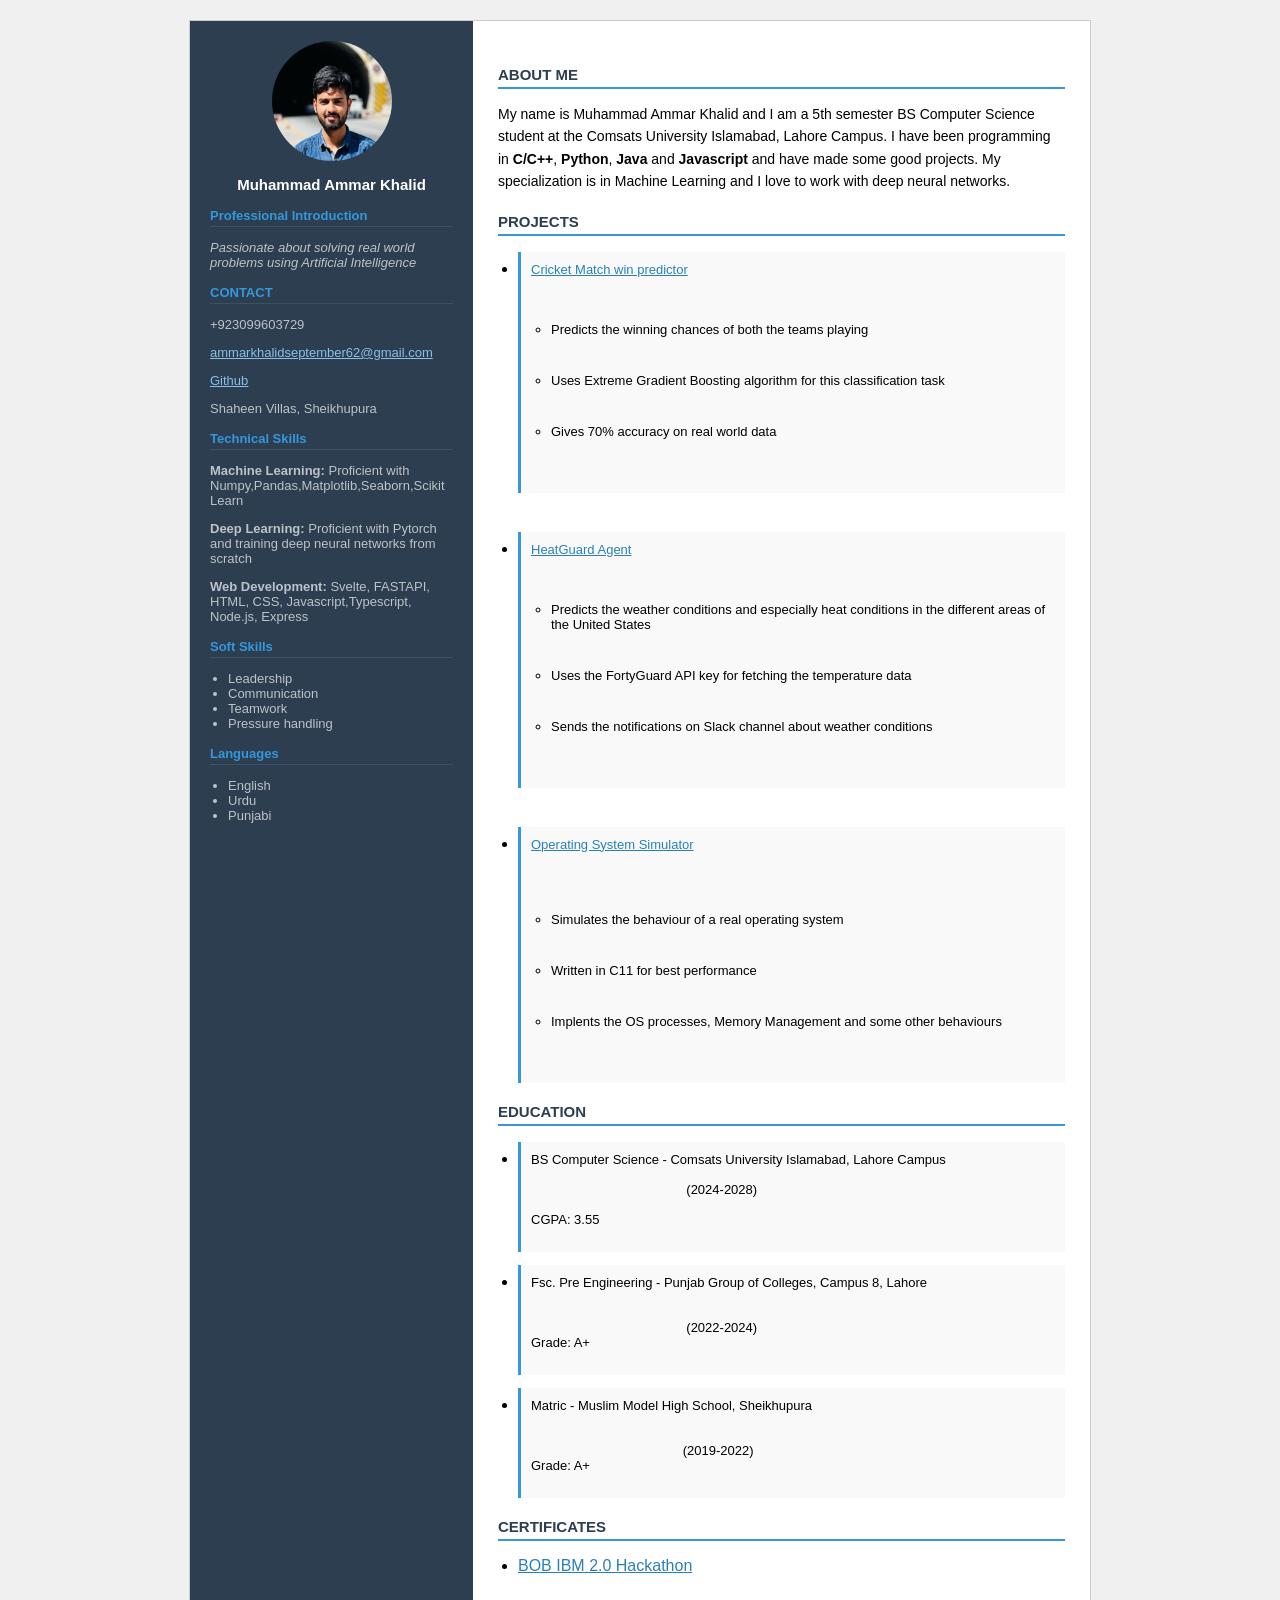
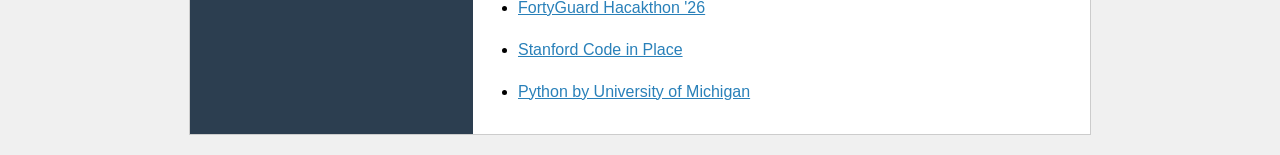
<file: assignment-1/index.html>
<!DOCTYPE html>
<html lang="en">
<head>
    <meta charset="UTF-8">
    <meta name="viewport" content="width=device-width, initial-scale=1.0">
    <title>Ammar Khalid's Curriculum Vitae</title>
    <link rel="stylesheet" href="styles.css">
</head>
<body>
    <div class="cv">

    <aside class="contactandintro"> 
        <img src="./ammar.png" alt="Ammar Khalid" width="200" height="200">
        <h2>Muhammad Ammar Khalid</h2> 
        <h3>Professional Introduction</h3>
        <p><em>Passionate about solving real world problems using Artificial Intelligence </em></p>

    <h3>CONTACT</h3>
    <p> +923099603729</p>
    <p><a href="mailto:ammarkhalidseptember62@gmail.com" target="_blank"> ammarkhalidseptember62@gmail.com</a></p>
    <p><a href="https://www.github.com/AMMARKHALID2004" target="_blank">Github</a></p>
    <p>Shaheen Villas, Sheikhupura</p>
    
    <h3> Technical Skills</h3>
    <p><strong>Machine Learning:</strong> Proficient with Numpy,Pandas,Matplotlib,Seaborn,Scikit Learn</p>
    <p><b>Deep Learning:</b> Proficient with Pytorch and training deep neural networks from scratch</p>
    <p><strong>Web Development:</strong> Svelte, FASTAPI, HTML, CSS, Javascript,Typescript, Node.js, Express</p>

    <h3>Soft Skills</h3>
    <ul>
        <li>Leadership</li>
        <li>Communication</li>
        <li>Teamwork</li>
        <li>Pressure handling</li>
        </ul>
    <h3>Languages</h3>
    <ul>
        <li>English</li>
        <li>Urdu</li>
        <li>Punjabi</li>
    </ul>
    
        </aside>

    <aside class="main">

        <h1>About Me</h1>
        <p>My name is Muhammad Ammar Khalid and I am a 5th semester BS Computer Science student at the Comsats
            University Islamabad, Lahore Campus. I have been programming in <b>C/C++</b>,<b> Python</b>, <b>Java</b> and <b>Javascript</b>
            and have made some good projects. My specialization is in Machine Learning and I love to work with deep neural networks.
        </p>

        <h1>Projects</h1>
        <ul>
            <li><pre><a href="https://github.com/AMMARKHALID2004/Cricket-Match-Win-Probability-Predictor" target="_blank">Cricket Match win predictor</a>
                <ul>
                <li>Predicts the winning chances of both the teams playing </li>
                <li>Uses Extreme Gradient Boosting algorithm for this classification task</li>
                <li>Gives 70% accuracy on real world data</li>
                </ul></pre>
            </li>
        
            <br>
            <li><pre><a href="https://github.com/AMMARKHALID2004/HeatGuard-Agent" target="_blank">HeatGuard Agent</a>
                <ul>
                <li>Predicts the weather conditions and especially heat conditions in the different areas of the United States</li>
                <li>Uses the FortyGuard API key for fetching the temperature data</li>
                <li>Sends the notifications on Slack channel about weather conditions</li>
                </ul></pre>
            </li>
            <br>
            <li><pre><a href="https://github.com/FatehAli02/os-core-simulation " target="_blank">Operating System Simulator</a>
            <ul>

                <li>Simulates the behaviour of a real operating system</li>
                <li>Written in C11 for best performance</li>
                <li>Implents the OS processes, Memory Management and some other behaviours</li>
            </ul></pre>
            </li>
        </ul>

        <h1>Education</h1>

        <ul>
            <li><pre>BS Computer Science - Comsats University Islamabad, Lahore Campus <br>
                                           (2024-2028) <br>
CGPA: 3.55
            </pre></li>
            <li>
                <pre>Fsc. Pre Engineering - Punjab Group of Colleges, Campus 8, Lahore
                    <br>
                                           (2022-2024)
Grade: A+
                </pre>
            </li>
            <li><pre>Matric - Muslim Model High School, Sheikhupura
                <br>
                                          (2019-2022)
Grade: A+
            </pre></li>
        </ul>

        <h1>Certificates</h1>
        <ul>
            <li><a href="https://lablab.ai/u/@muhammad_ammar_khalid604/ai-hackathons/ibm-bob-2-hackathon/certificate?_gl=1*142hj1x*_up*MQ..*_ga*ODU2NjI4MzM1LjE3OTA2ODUxODE.*_ga_
                0DKXC1L0Y7*czE3OTA2ODUxODEkbzEkZzAkdDE3OTA2ODUxODEkajYwJGwwJGgyMDQ0OTk2Mjcy" target="_blank">BOB IBM 2.0 Hackathon</a></li>
                <br>
            <li><a href="https://placid-fra.fra1.digitaloceanspaces.com/production/rest-images/qldi7dxycbhpk/rest-51e4b6e1bd0c2c3aa84135fefdbf35ab-xgjl2kco.jpg" target="_blank">FortyGuard Hacakthon '26</a></li>
            <br>
            <li><a href="https://digitalcredential.stanford.edu/check/361E6FFEA08EDDE6FDE25BF56EF0ECD1E3B008F065230DD14AACCC6047771456ZVpaMmNic0t3QUZHcmFLREI3anJRNmtqUzM3QmRTaVUyeXhmYmt6YjM1TVUwbnpj" target="_blank"> Stanford Code in Place</a></li>
            <br>
            <li><a href="https://coursera.org/share/971a3f9b453b2b28cdec89e21dfc8284" target="_blank">Python by University of Michigan</a></li>
        </ul>

    </aside>
    </div>
</body>
</html>
</file>
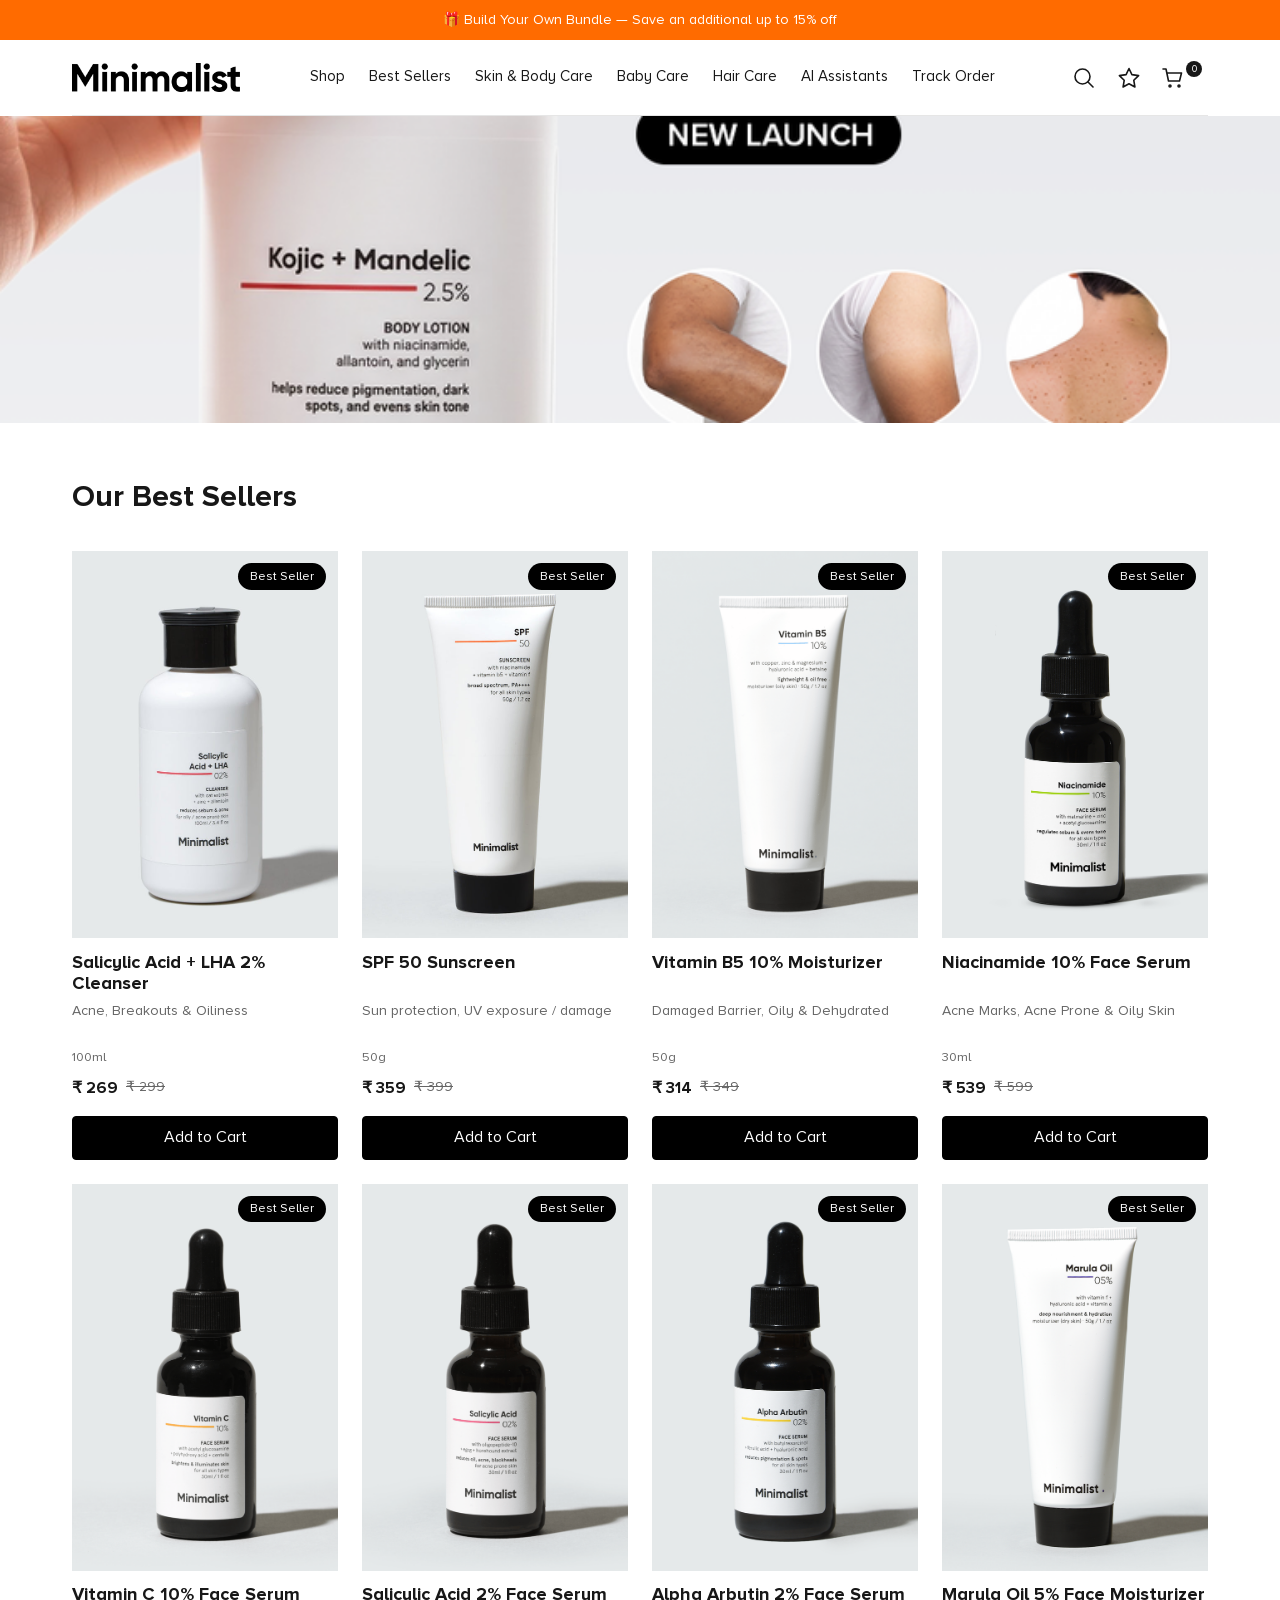
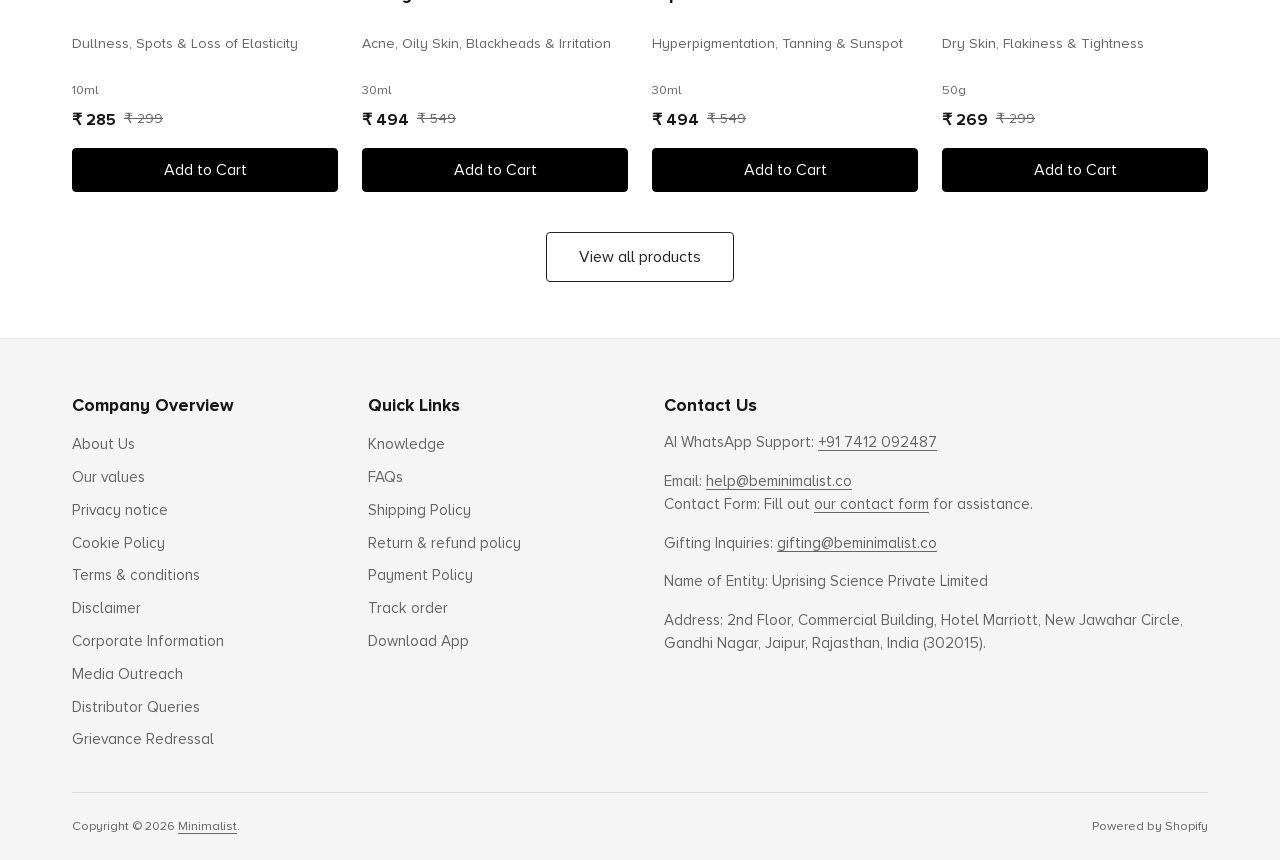
<file: assignment-2/index.html>
<!DOCTYPE html>
<html lang="en">
<head>
  <meta charset="UTF-8">
  <meta name="viewport" content="width=device-width, initial-scale=1.0">
  <meta name="description" content="A static educational recreation of the Minimalist skincare homepage.">
  <title>Minimalist — Honest, Authentic &amp; Affordable Beauty</title>
  <link rel="stylesheet" href="assets/vendor/bootstrap/bootstrap.min.css">
  <link rel="stylesheet" href="styles.css">
  <link rel="icon" type="image/png" href="assets/images/minimalist-logo.png">
</head>
<body>
  <a class="skip-link" href="#main-content">Skip to content</a>
  <div class="announcement">
    <p>🎁 Build Your Own Bundle — Save an additional up to 15% off</p>
  </div>
  <header class="site-header">
    <div class="navbar navbar-expand-xl site-navbar">
      <div class="site-container">
        <div class="header-inner">
          <div class="mobile-tools d-xl-none">
            <details class="mobile-menu">
              <summary class="icon-button" aria-label="Main menu"><svg class="icon" viewBox="0 0 24 24" aria-hidden="true"><path d="M3 6h18M3 12h18M3 18h18"/></svg></summary>
              <nav class="mobile-menu-panel" aria-label="Mobile navigation">
                <ul class="navbar-nav">
              <li class="nav-item"><a class="nav-link" href="index.html#catalogue">Shop</a></li>
              <li class="nav-item"><a class="nav-link" href="index.html#catalogue">Best Sellers</a></li>
              <li class="nav-item"><a class="nav-link" href="https://beminimalist.co/collections/skin-body-1">Skin &amp; Body Care</a></li>
              <li class="nav-item"><a class="nav-link" href="https://beminimalist.co/collections/baby-care">Baby Care</a></li>
              <li class="nav-item"><a class="nav-link" href="https://beminimalist.co/collections/hair">Hair Care</a></li>
              <li class="nav-item"><a class="nav-link" href="https://beminimalist.co/pages/skin-insights">AI Assistants</a></li>
              <li class="nav-item"><a class="nav-link" href="https://beminimalist.clickpost.ai/">Track Order</a></li>
                </ul>
              </nav>
            </details>
            <button class="icon-button" type="button" aria-label="Search (static preview)" title="Search — static preview"><svg class="icon" viewBox="0 0 24 24" aria-hidden="true"><circle cx="10.5" cy="10.5" r="7.5"/><path d="m16 16 5 5"/></svg></button>
          </div>
          <a class="navbar-brand" href="index.html" aria-label="Minimalist home">
            <img class="brand-logo" src="assets/images/minimalist-logo.png" alt="Minimalist" width="562" height="96">
          </a>
          <nav class="desktop-nav d-none d-xl-flex" aria-label="Main navigation">
            <ul class="navbar-nav">
              <li class="nav-item"><a class="nav-link" href="index.html#catalogue">Shop</a></li>
              <li class="nav-item"><a class="nav-link" href="index.html#catalogue">Best Sellers</a></li>
              <li class="nav-item"><a class="nav-link" href="https://beminimalist.co/collections/skin-body-1">Skin &amp; Body Care</a></li>
              <li class="nav-item"><a class="nav-link" href="https://beminimalist.co/collections/baby-care">Baby Care</a></li>
              <li class="nav-item"><a class="nav-link" href="https://beminimalist.co/collections/hair">Hair Care</a></li>
              <li class="nav-item"><a class="nav-link" href="https://beminimalist.co/pages/skin-insights">AI Assistants</a></li>
              <li class="nav-item"><a class="nav-link" href="https://beminimalist.clickpost.ai/">Track Order</a></li>
            </ul>
          </nav>
          <div class="header-actions">
            <button class="icon-button d-none d-xl-inline-flex" type="button" aria-label="Search (static preview)" title="Search — static preview"><svg class="icon" viewBox="0 0 24 24" aria-hidden="true"><circle cx="10.5" cy="10.5" r="7.5"/><path d="m16 16 5 5"/></svg></button>
            <button class="icon-button" type="button" aria-label="Rewards (static preview)" title="Rewards — static preview"><svg class="icon" viewBox="0 0 24 24" aria-hidden="true"><path d="m12 2.5 2.9 6.1 6.7 1-4.8 4.7 1.1 6.7-5.9-3.2-5.9 3.2 1.1-6.7L2.4 9.6l6.7-1Z"/></svg></button>
            <button class="icon-button cart-button" type="button" aria-label="Shopping cart, 0 items (static preview)" title="Shopping cart — static preview">
              <svg class="icon" viewBox="0 0 24 24" aria-hidden="true"><path d="M2 3h3l2.5 12h11l2-8H6"/><circle cx="9" cy="20" r="1"/><circle cx="18" cy="20" r="1"/></svg><span class="cart-count" aria-hidden="true">0</span>
            </button>
          </div>
        </div>
      </div>
    </div>
  </header>
  <main id="main-content">
    <h1 class="visually-hidden">Minimalist — Honest, Authentic &amp; Affordable Beauty</h1>
    <section class="hero" aria-label="Kojic and Mandelic body lotion launch">
      <a class="hero-link" href="#catalogue">
        <picture>
          <source media="(min-width: 768px)" srcset="assets/images/hero-desktop.png" width="1600" height="384">
          <img src="assets/images/hero-mobile.png" alt="Kojic + Mandelic 2.5% Body Lotion — new launch. Targeted body pigmentation care." width="767" height="920" fetchpriority="high">
        </picture>
      </a>
    </section>
    <section class="site-container section-space" id="catalogue" aria-labelledby="catalogue-title">
      <h2 class="section-title" id="catalogue-title">Our Best Sellers</h2>
      <!-- Bootstrap controls the number of columns at each screen width. -->
      <div class="row row-cols-2 row-cols-md-3 row-cols-lg-4 g-3 g-lg-4 product-grid">
        <div class="col">
          <article class="card product-card h-100" aria-labelledby="product-cleanser">
            <a class="product-image-link" href="product.html">
              <img class="card-img-top product-image" src="assets/images/salicylic-cleanser.jpg" alt="Minimalist Salicylic Acid + LHA 2% Cleanser bottle" width="640" height="931" loading="lazy">
              <span class="product-badge">Best Seller</span>
            </a>
            <div class="card-body product-info">
              <h3 class="product-name" id="product-cleanser"><a href="product.html">Salicylic Acid + LHA 2% Cleanser</a></h3>
              <p class="product-concern">Acne, Breakouts &amp; Oiliness</p>
              <p class="product-size">100ml</p>
              <p class="product-price"><span class="visually-hidden">Sale price:</span> ₹ 269 <s><span class="visually-hidden">Regular price:</span>₹ 299</s></p>
              <button class="btn btn-dark add-to-cart" type="button" aria-label="Add Salicylic Acid + LHA 2% Cleanser to cart">Add to Cart</button>
            </div>
          </article>
        </div>
        <div class="col">
          <article class="card product-card h-100" aria-labelledby="product-sunscreen">
            <a class="product-image-link" href="https://beminimalist.co/products/multi-vitamin-spf-50">
              <img class="card-img-top product-image" src="assets/images/spf50-sunscreen.jpg" alt="Minimalist SPF 50 Sunscreen tube" width="640" height="931" loading="lazy">
              <span class="product-badge">Best Seller</span>
            </a>
            <div class="card-body product-info">
              <h3 class="product-name" id="product-sunscreen"><a href="https://beminimalist.co/products/multi-vitamin-spf-50">SPF 50 Sunscreen</a></h3>
              <p class="product-concern">Sun protection, UV exposure / damage</p>
              <p class="product-size">50g</p>
              <p class="product-price"><span class="visually-hidden">Sale price:</span> ₹ 359 <s><span class="visually-hidden">Regular price:</span>₹ 399</s></p>
              <button class="btn btn-dark add-to-cart" type="button" aria-label="Add SPF 50 Sunscreen to cart">Add to Cart</button>
            </div>
          </article>
        </div>
        <div class="col">
          <article class="card product-card h-100" aria-labelledby="product-b5">
            <a class="product-image-link" href="https://beminimalist.co/products/vitamin-b5-10-moisturizer">
              <img class="card-img-top product-image" src="assets/images/vitamin-b5-moisturizer.png" alt="Minimalist Vitamin B5 10% Moisturizer tube" width="640" height="931" loading="lazy">
              <span class="product-badge">Best Seller</span>
            </a>
            <div class="card-body product-info">
              <h3 class="product-name" id="product-b5"><a href="https://beminimalist.co/products/vitamin-b5-10-moisturizer">Vitamin B5 10% Moisturizer</a></h3>
              <p class="product-concern">Damaged Barrier, Oily &amp; Dehydrated</p>
              <p class="product-size">50g</p>
              <p class="product-price"><span class="visually-hidden">Sale price:</span> ₹ 314 <s><span class="visually-hidden">Regular price:</span>₹ 349</s></p>
              <button class="btn btn-dark add-to-cart" type="button" aria-label="Add Vitamin B5 10% Moisturizer to cart">Add to Cart</button>
            </div>
          </article>
        </div>
        <div class="col">
          <article class="card product-card h-100" aria-labelledby="product-niacinamide">
            <a class="product-image-link" href="https://beminimalist.co/products/niacinamide-10-with-matmarine">
              <img class="card-img-top product-image" src="assets/images/niacinamide-serum.png" alt="Minimalist Niacinamide 10% Face Serum dropper bottle" width="640" height="931" loading="lazy">
              <span class="product-badge">Best Seller</span>
            </a>
            <div class="card-body product-info">
              <h3 class="product-name" id="product-niacinamide"><a href="https://beminimalist.co/products/niacinamide-10-with-matmarine">Niacinamide 10% Face Serum</a></h3>
              <p class="product-concern">Acne Marks, Acne Prone &amp; Oily Skin</p>
              <p class="product-size">30ml</p>
              <p class="product-price"><span class="visually-hidden">Sale price:</span> ₹ 539 <s><span class="visually-hidden">Regular price:</span>₹ 599</s></p>
              <button class="btn btn-dark add-to-cart" type="button" aria-label="Add Niacinamide 10% Face Serum to cart">Add to Cart</button>
            </div>
          </article>
        </div>
        <div class="col">
          <article class="card product-card h-100" aria-labelledby="product-vitamin-c">
            <a class="product-image-link" href="https://beminimalist.co/products/vitamin-c-ethyl-ascorbic-acid-10-acetyl-glucosamine-1">
              <img class="card-img-top product-image" src="assets/images/vitamin-c-serum.png" alt="Minimalist Vitamin C 10% Face Serum dropper bottle" width="640" height="931" loading="lazy">
              <span class="product-badge">Best Seller</span>
            </a>
            <div class="card-body product-info">
              <h3 class="product-name" id="product-vitamin-c"><a href="https://beminimalist.co/products/vitamin-c-ethyl-ascorbic-acid-10-acetyl-glucosamine-1">Vitamin C 10% Face Serum</a></h3>
              <p class="product-concern">Dullness, Spots &amp; Loss of Elasticity</p>
              <p class="product-size">10ml</p>
              <p class="product-price"><span class="visually-hidden">Sale price:</span> ₹ 285 <s><span class="visually-hidden">Regular price:</span>₹ 299</s></p>
              <button class="btn btn-dark add-to-cart" type="button" aria-label="Add Vitamin C 10% Face Serum to cart">Add to Cart</button>
            </div>
          </article>
        </div>
        <div class="col">
          <article class="card product-card h-100" aria-labelledby="product-salicylic-serum">
            <a class="product-image-link" href="https://beminimalist.co/products/salicylic-acid-2">
              <img class="card-img-top product-image" src="assets/images/salicylic-serum.png" alt="Minimalist Salicylic Acid 2% Face Serum dropper bottle" width="640" height="931" loading="lazy">
              <span class="product-badge">Best Seller</span>
            </a>
            <div class="card-body product-info">
              <h3 class="product-name" id="product-salicylic-serum"><a href="https://beminimalist.co/products/salicylic-acid-2">Salicylic Acid 2% Face Serum</a></h3>
              <p class="product-concern">Acne, Oily Skin, Blackheads &amp; Irritation</p>
              <p class="product-size">30ml</p>
              <p class="product-price"><span class="visually-hidden">Sale price:</span> ₹ 494 <s><span class="visually-hidden">Regular price:</span>₹ 549</s></p>
              <button class="btn btn-dark add-to-cart" type="button" aria-label="Add Salicylic Acid 2% Face Serum to cart">Add to Cart</button>
            </div>
          </article>
        </div>
        <div class="col">
          <article class="card product-card h-100" aria-labelledby="product-alpha-arbutin">
            <a class="product-image-link" href="https://beminimalist.co/collections/best-sellers/products/alpha-arbutin-2">
              <img class="card-img-top product-image" src="assets/images/alpha-arbutin-serum.png" alt="Minimalist Alpha Arbutin 2% Face Serum dropper bottle" width="640" height="931" loading="lazy">
              <span class="product-badge">Best Seller</span>
            </a>
            <div class="card-body product-info">
              <h3 class="product-name" id="product-alpha-arbutin"><a href="https://beminimalist.co/collections/best-sellers/products/alpha-arbutin-2">Alpha Arbutin 2% Face Serum</a></h3>
              <p class="product-concern">Hyperpigmentation, Tanning &amp; Sunspot</p>
              <p class="product-size">30ml</p>
              <p class="product-price"><span class="visually-hidden">Sale price:</span> ₹ 494 <s><span class="visually-hidden">Regular price:</span>₹ 549</s></p>
              <button class="btn btn-dark add-to-cart" type="button" aria-label="Add Alpha Arbutin 2% Face Serum to cart">Add to Cart</button>
            </div>
          </article>
        </div>
        <div class="col">
          <article class="card product-card h-100" aria-labelledby="product-marula">
            <a class="product-image-link" href="https://beminimalist.co/collections/best-sellers/products/marula-05-moisturizer">
              <img class="card-img-top product-image" src="assets/images/marula-moisturizer.png" alt="Minimalist Marula Oil 5% Face Moisturizer tube" width="640" height="931" loading="lazy">
              <span class="product-badge">Best Seller</span>
            </a>
            <div class="card-body product-info">
              <h3 class="product-name" id="product-marula"><a href="https://beminimalist.co/collections/best-sellers/products/marula-05-moisturizer">Marula Oil 5% Face Moisturizer</a></h3>
              <p class="product-concern">Dry Skin, Flakiness &amp; Tightness</p>
              <p class="product-size">50g</p>
              <p class="product-price"><span class="visually-hidden">Sale price:</span> ₹ 269 <s><span class="visually-hidden">Regular price:</span>₹ 299</s></p>
              <button class="btn btn-dark add-to-cart" type="button" aria-label="Add Marula Oil 5% Face Moisturizer to cart">Add to Cart</button>
            </div>
          </article>
        </div>
      </div>
      <div class="catalogue-bottom">
        <a class="btn btn-outline-dark catalogue-link" href="https://beminimalist.co/collections/best-sellers">View all products</a>
      </div>
    </section>
  </main>
  <footer class="site-footer">
    <div class="site-container">
      <div class="row g-4 g-lg-5">
        <section class="col-6 col-md-3" aria-labelledby="footer-company">
          <h2 class="footer-title" id="footer-company">Company Overview</h2>
          <ul class="footer-links">
              <li><a href="https://beminimalist.co/pages/about">About Us</a></li>
              <li><a href="https://beminimalist.co/pages/our-values">Our values</a></li>
              <li><a href="https://beminimalist.co/pages/privacy-policy">Privacy notice</a></li>
              <li><a href="https://beminimalist.co/pages/cookie-policy">Cookie Policy</a></li>
              <li><a href="https://beminimalist.co/pages/terms">Terms &amp; conditions</a></li>
              <li><a href="https://beminimalist.co/pages/disclaimer">Disclaimer</a></li>
              <li><a href="https://beminimalist.co/pages/corporate-information">Corporate Information</a></li>
              <li><a href="https://beminimalist.co/pages/media">Media Outreach</a></li>
              <li><a href="https://beminimalist.co/pages/distribution">Distributor Queries</a></li>
              <li><a href="https://beminimalist.co/pages/grievances">Grievance Redressal</a></li>
          </ul>
        </section>
        <section class="col-6 col-md-3" aria-labelledby="footer-quick">
          <h2 class="footer-title" id="footer-quick">Quick Links</h2>
          <ul class="footer-links">
              <li><a href="https://beminimalist.co/pages/blogs">Knowledge</a></li>
              <li><a href="https://beminimalist.co/pages/faqs">FAQs</a></li>
              <li><a href="https://beminimalist.co/pages/shipping-policy">Shipping Policy</a></li>
              <li><a href="https://beminimalist.co/pages/return-refund-policy">Return &amp; refund policy</a></li>
              <li><a href="https://beminimalist.co/pages/payment-policy">Payment Policy</a></li>
              <li><a href="https://beminimalist.clickpost.ai/">Track order</a></li>
              <li><a href="https://beminimalist.co/pages/download-app-ios-android">Download App</a></li>
          </ul>
        </section>
        <section class="col-12 col-md-6 footer-contact" aria-labelledby="footer-contact">
          <h2 class="footer-title" id="footer-contact">Contact Us</h2>
          <p>AI WhatsApp Support: <a href="https://api.whatsapp.com/send?phone=917412092487">+91 7412 092487</a></p>
          <p>Email: <a href="mailto:help@beminimalist.co">help@beminimalist.co</a><br>
            Contact Form: Fill out <a href="https://beminimalist.co/pages/get-in-touch">our contact form</a> for assistance.</p>
          <p>Gifting Inquiries: <a href="mailto:gifting@beminimalist.co">gifting@beminimalist.co</a></p>
          <p>Name of Entity: Uprising Science Private Limited</p>
          <address>Address: 2nd Floor, Commercial Building, Hotel Marriott, New Jawahar Circle, Gandhi Nagar, Jaipur, Rajasthan, India (302015).</address>
        </section>
      </div>
      <div class="footer-bottom">
        <p>Copyright © 2026 <a href="index.html">Minimalist</a>.</p>
        <p>Powered by Shopify</p>
      </div>
    </div>
  </footer>
</body>
</html>
</file>
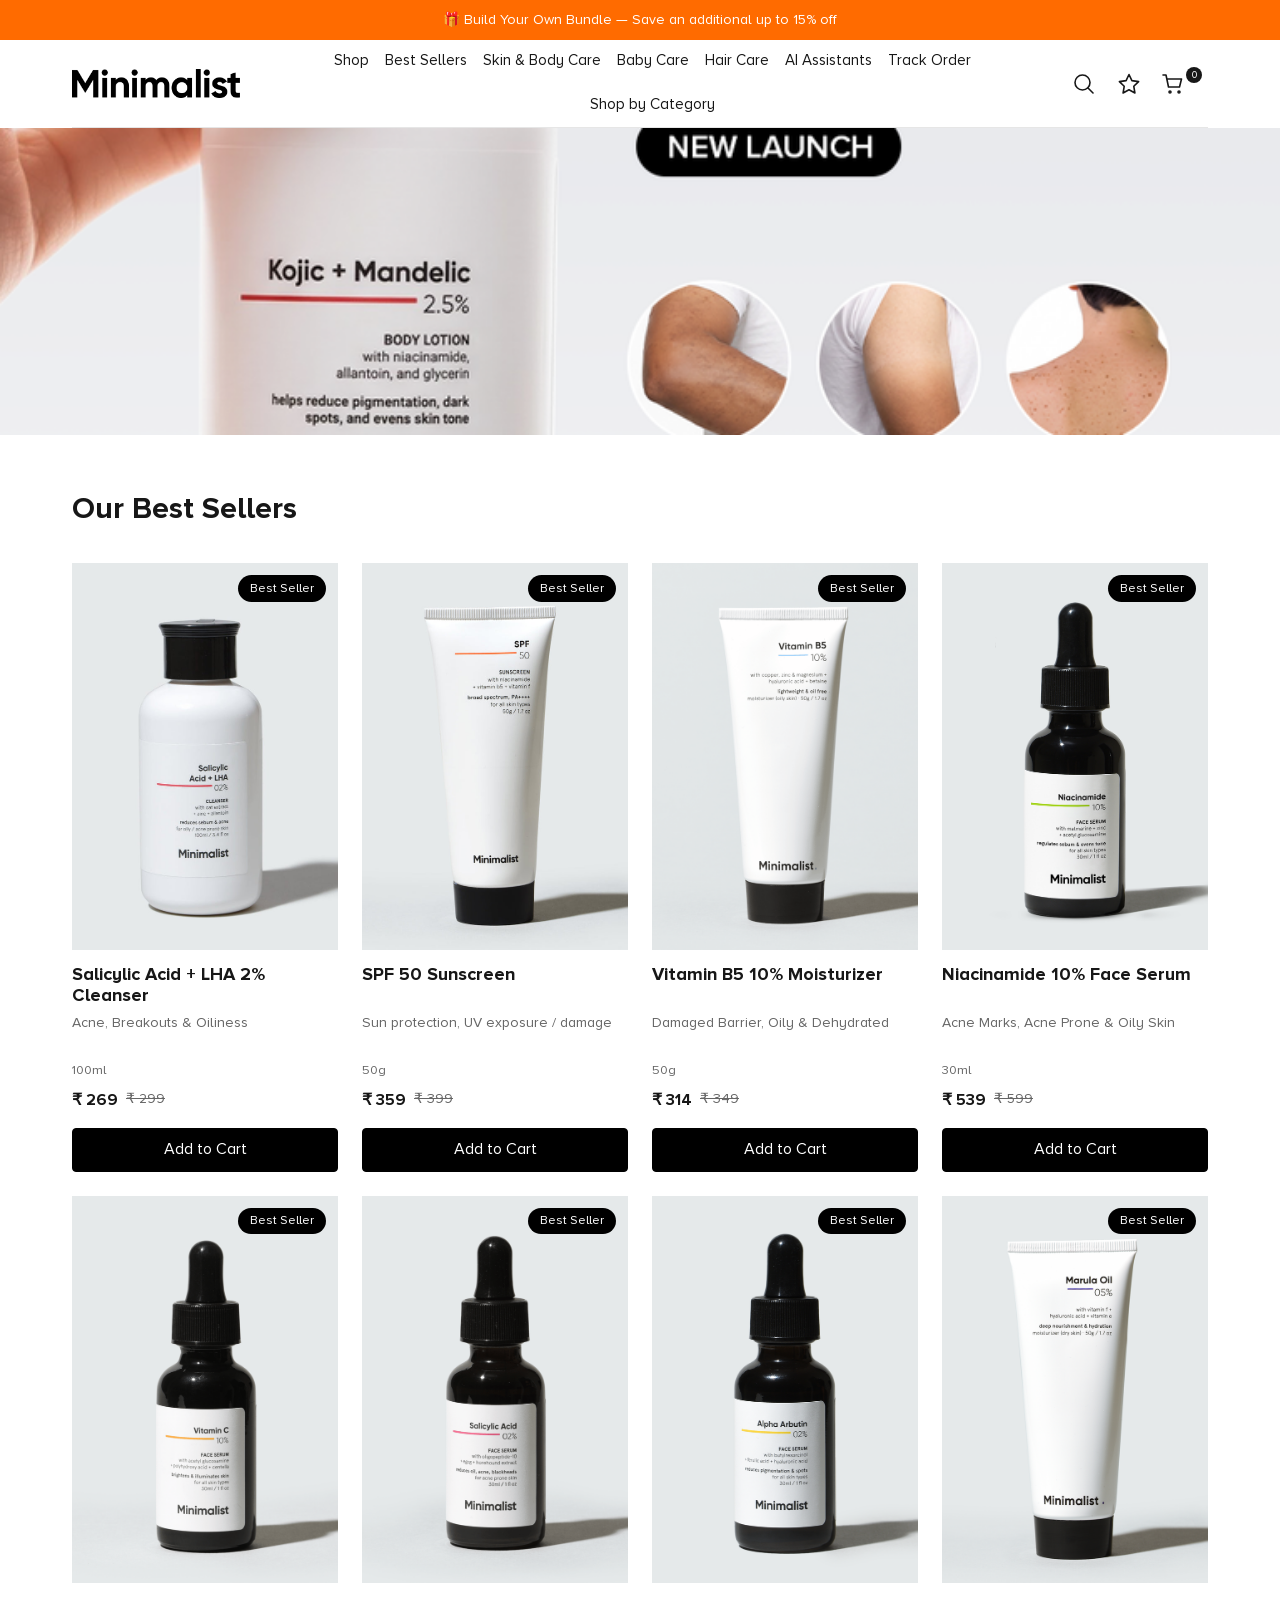
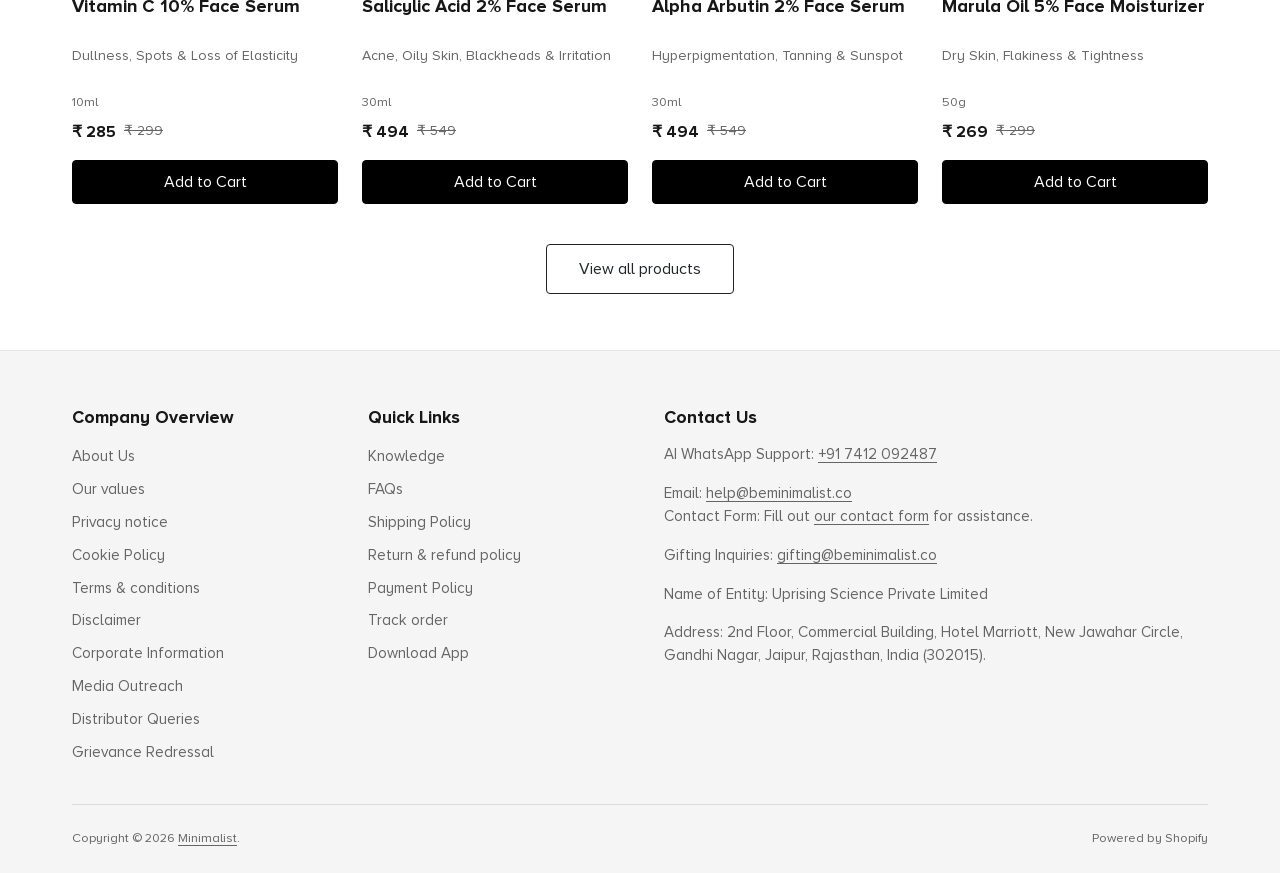
<file: midterm/assignment-2/index.html>
<!DOCTYPE html>
<html lang="en">
<head>
  <meta charset="UTF-8">
  <meta name="viewport" content="width=device-width, initial-scale=1.0">
  <meta name="description" content="A static educational recreation of the Minimalist skincare homepage.">
  <title>Minimalist — Honest, Authentic &amp; Affordable Beauty</title>
  <link rel="stylesheet" href="assets/vendor/bootstrap/bootstrap.min.css">
  <link rel="stylesheet" href="styles.css">
  <link rel="icon" type="image/png" href="assets/images/minimalist-logo.png">
</head>
<body>
  <div class="announcement">
    <p>🎁 Build Your Own Bundle — Save an additional up to 15% off</p>
  </div>
  <header class="site-header">
    <div class="navbar navbar-expand-xl site-navbar">
      <div class="site-container">
        <div class="header-inner">
          <div class="mobile-tools">
            <details class="mobile-menu">
              <summary class="icon-button" aria-label="Main menu"><svg class="icon" viewBox="0 0 24 24" aria-hidden="true"><path d="M3 6h18M3 12h18M3 18h18"/></svg></summary>
              <nav class="mobile-menu-panel" aria-label="Mobile navigation">
                <ul class="navbar-nav">
                <li class="nav-item"><a class="nav-link" href="index.html#catalogue">Shop</a></li>
                <li class="nav-item"><a class="nav-link" href="index.html#catalogue">Best Sellers</a></li>
                <li class="nav-item"><a class="nav-link" href="https://beminimalist.co/collections/skin-body-1">Skin &amp; Body Care</a></li>
                <li class="nav-item"><a class="nav-link" href="https://beminimalist.co/collections/baby-care">Baby Care</a></li>
                <li class="nav-item"><a class="nav-link" href="https://beminimalist.co/collections/hair">Hair Care</a></li>
                <li class="nav-item"><a class="nav-link" href="https://beminimalist.co/pages/skin-insights">AI Assistants</a></li>
                <li class="nav-item"><a class="nav-link" href="https://beminimalist.clickpost.ai/">Track Order</a></li>
                  <li class="nav-item mobile-category-groups">
                    <p class="mobile-category-title">Shop by Category</p>
                  <details><summary>Skin Care</summary><ul><li><a href="#catalogue">Serums</a></li><li><a href="#catalogue">Cleansers</a></li><li><a href="#catalogue">Moisturizers</a></li><li><a href="#catalogue">Sunscreen</a></li></ul></details>
                  <details><summary>Body Care</summary><ul><li><a href="#catalogue">Body Lotion</a></li><li><a href="#catalogue">Body Wash</a></li><li><a href="#catalogue">Exfoliators</a></li><li><a href="#catalogue">Hand Care</a></li></ul></details>
                  <details><summary>Hair Care</summary><ul><li><a href="#catalogue">Shampoo</a></li><li><a href="#catalogue">Conditioner</a></li><li><a href="#catalogue">Hair Oils</a></li><li><a href="#catalogue">Treatments</a></li></ul></details>
                  <details><summary>New &amp; Popular</summary><ul><li><a href="#catalogue">Best Sellers</a></li><li><a href="#catalogue">New Launches</a></li><li><a href="#catalogue">Bundles</a></li><li><a href="#catalogue">All Products</a></li></ul></details>
                  </li>
                </ul>
              </nav>
            </details>
            <button class="icon-button" type="button" aria-label="Search (static preview)" title="Search — static preview"><svg class="icon" viewBox="0 0 24 24" aria-hidden="true"><circle cx="10.5" cy="10.5" r="7.5"/><path d="m16 16 5 5"/></svg></button>
          </div>
          <a class="navbar-brand" href="index.html" aria-label="Minimalist home">
            <img class="brand-logo" src="assets/images/minimalist-logo.png" alt="Minimalist" width="562" height="96">
          </a>
          <nav class="desktop-nav" aria-label="Main navigation">
            <ul class="navbar-nav">
              <li class="nav-item"><a class="nav-link" href="index.html#catalogue">Shop</a></li>
              <li class="nav-item"><a class="nav-link" href="index.html#catalogue">Best Sellers</a></li>
              <li class="nav-item"><a class="nav-link" href="https://beminimalist.co/collections/skin-body-1">Skin &amp; Body Care</a></li>
              <li class="nav-item"><a class="nav-link" href="https://beminimalist.co/collections/baby-care">Baby Care</a></li>
              <li class="nav-item"><a class="nav-link" href="https://beminimalist.co/collections/hair">Hair Care</a></li>
              <li class="nav-item"><a class="nav-link" href="https://beminimalist.co/pages/skin-insights">AI Assistants</a></li>
              <li class="nav-item"><a class="nav-link" href="https://beminimalist.clickpost.ai/">Track Order</a></li>
              <li class="nav-item category-menu">
                <a class="nav-link category-trigger" href="#catalogue">Shop by Category</a>
                <div class="mega-menu">
                  <div class="mega-menu-inner">
                    <section><h2>Skin Care</h2><ul><li><a href="#catalogue">Serums</a></li><li><a href="#catalogue">Cleansers</a></li><li><a href="#catalogue">Moisturizers</a></li><li><a href="#catalogue">Sunscreen</a></li></ul></section>
                    <section><h2>Body Care</h2><ul><li><a href="#catalogue">Body Lotion</a></li><li><a href="#catalogue">Body Wash</a></li><li><a href="#catalogue">Exfoliators</a></li><li><a href="#catalogue">Hand Care</a></li></ul></section>
                    <section><h2>Hair Care</h2><ul><li><a href="#catalogue">Shampoo</a></li><li><a href="#catalogue">Conditioner</a></li><li><a href="#catalogue">Hair Oils</a></li><li><a href="#catalogue">Treatments</a></li></ul></section>
                    <section><h2>New &amp; Popular</h2><ul><li><a href="#catalogue">Best Sellers</a></li><li><a href="#catalogue">New Launches</a></li><li><a href="#catalogue">Bundles</a></li><li><a href="#catalogue">All Products</a></li></ul></section>
                  </div>
                </div>
              </li>
            </ul>
          </nav>
          <div class="header-actions">
            <button class="icon-button search-desktop" type="button" aria-label="Search (static preview)" title="Search — static preview"><svg class="icon" viewBox="0 0 24 24" aria-hidden="true"><circle cx="10.5" cy="10.5" r="7.5"/><path d="m16 16 5 5"/></svg></button>
            <button class="icon-button" type="button" aria-label="Rewards (static preview)" title="Rewards — static preview"><svg class="icon" viewBox="0 0 24 24" aria-hidden="true"><path d="m12 2.5 2.9 6.1 6.7 1-4.8 4.7 1.1 6.7-5.9-3.2-5.9 3.2 1.1-6.7L2.4 9.6l6.7-1Z"/></svg></button>
            <a class="icon-button cart-button" href="checkout.html" aria-label="Shopping cart, 0 items" title="Shopping cart">
              <svg class="icon" viewBox="0 0 24 24" aria-hidden="true"><path d="M2 3h3l2.5 12h11l2-8H6"/><circle cx="9" cy="20" r="1"/><circle cx="18" cy="20" r="1"/></svg><span class="cart-count" aria-hidden="true">0</span>
            </a>
            <div class="mini-cart" hidden></div>
          </div>
        </div>
      </div>
    </div>
  </header>
  <main id="main-content">
    <h1 class="visually-hidden">Minimalist — Honest, Authentic &amp; Affordable Beauty</h1>
    <section class="hero" aria-label="Kojic and Mandelic body lotion launch">
      <a class="hero-link" href="#catalogue">
        <picture>
          <source media="(min-width: 768px)" srcset="assets/images/hero-desktop.png" width="1600" height="384">
          <img src="assets/images/hero-mobile.png" alt="Kojic + Mandelic 2.5% Body Lotion — new launch. Targeted body pigmentation care." width="767" height="920" fetchpriority="high">
        </picture>
      </a>
    </section>
    <section class="site-container section-space" id="catalogue" aria-labelledby="catalogue-title">
      <h2 class="section-title" id="catalogue-title">Our Best Sellers</h2>

      <div class="row row-cols-2 row-cols-md-3 row-cols-lg-4 g-3 g-lg-4 product-grid">
        <div class="col">
          <article class="card product-card h-100" aria-labelledby="product-cleanser">
            <a class="product-image-link" href="product.html">
              <img class="card-img-top product-image" src="assets/images/salicylic-cleanser.jpg" alt="Minimalist Salicylic Acid + LHA 2% Cleanser bottle" width="640" height="931" loading="lazy">
              <span class="product-badge">Best Seller</span>
            </a>
            <div class="card-body product-info">
              <h3 class="product-name" id="product-cleanser"><a href="product.html">Salicylic Acid + LHA 2% Cleanser</a></h3>
              <p class="product-concern">Acne, Breakouts &amp; Oiliness</p>
              <p class="product-size">100ml</p>
              <p class="product-price"><span class="visually-hidden">Sale price:</span> ₹ 269 <s><span class="visually-hidden">Regular price:</span>₹ 299</s></p>
              <button class="btn btn-dark add-to-cart" type="button" aria-label="Add Salicylic Acid + LHA 2% Cleanser to cart">Add to Cart</button>
            </div>
          </article>
        </div>
        <div class="col">
          <article class="card product-card h-100" aria-labelledby="product-sunscreen">
            <a class="product-image-link" href="https://beminimalist.co/products/multi-vitamin-spf-50">
              <img class="card-img-top product-image" src="assets/images/spf50-sunscreen.jpg" alt="Minimalist SPF 50 Sunscreen tube" width="640" height="931" loading="lazy">
              <span class="product-badge">Best Seller</span>
            </a>
            <div class="card-body product-info">
              <h3 class="product-name" id="product-sunscreen"><a href="https://beminimalist.co/products/multi-vitamin-spf-50">SPF 50 Sunscreen</a></h3>
              <p class="product-concern">Sun protection, UV exposure / damage</p>
              <p class="product-size">50g</p>
              <p class="product-price"><span class="visually-hidden">Sale price:</span> ₹ 359 <s><span class="visually-hidden">Regular price:</span>₹ 399</s></p>
              <button class="btn btn-dark add-to-cart" type="button" aria-label="Add SPF 50 Sunscreen to cart">Add to Cart</button>
            </div>
          </article>
        </div>
        <div class="col">
          <article class="card product-card h-100" aria-labelledby="product-b5">
            <a class="product-image-link" href="https://beminimalist.co/products/vitamin-b5-10-moisturizer">
              <img class="card-img-top product-image" src="assets/images/vitamin-b5-moisturizer.png" alt="Minimalist Vitamin B5 10% Moisturizer tube" width="640" height="931" loading="lazy">
              <span class="product-badge">Best Seller</span>
            </a>
            <div class="card-body product-info">
              <h3 class="product-name" id="product-b5"><a href="https://beminimalist.co/products/vitamin-b5-10-moisturizer">Vitamin B5 10% Moisturizer</a></h3>
              <p class="product-concern">Damaged Barrier, Oily &amp; Dehydrated</p>
              <p class="product-size">50g</p>
              <p class="product-price"><span class="visually-hidden">Sale price:</span> ₹ 314 <s><span class="visually-hidden">Regular price:</span>₹ 349</s></p>
              <button class="btn btn-dark add-to-cart" type="button" aria-label="Add Vitamin B5 10% Moisturizer to cart">Add to Cart</button>
            </div>
          </article>
        </div>
        <div class="col">
          <article class="card product-card h-100" aria-labelledby="product-niacinamide">
            <a class="product-image-link" href="https://beminimalist.co/products/niacinamide-10-with-matmarine">
              <img class="card-img-top product-image" src="assets/images/niacinamide-serum.png" alt="Minimalist Niacinamide 10% Face Serum dropper bottle" width="640" height="931" loading="lazy">
              <span class="product-badge">Best Seller</span>
            </a>
            <div class="card-body product-info">
              <h3 class="product-name" id="product-niacinamide"><a href="https://beminimalist.co/products/niacinamide-10-with-matmarine">Niacinamide 10% Face Serum</a></h3>
              <p class="product-concern">Acne Marks, Acne Prone &amp; Oily Skin</p>
              <p class="product-size">30ml</p>
              <p class="product-price"><span class="visually-hidden">Sale price:</span> ₹ 539 <s><span class="visually-hidden">Regular price:</span>₹ 599</s></p>
              <button class="btn btn-dark add-to-cart" type="button" aria-label="Add Niacinamide 10% Face Serum to cart">Add to Cart</button>
            </div>
          </article>
        </div>
        <div class="col">
          <article class="card product-card h-100" aria-labelledby="product-vitamin-c">
            <a class="product-image-link" href="https://beminimalist.co/products/vitamin-c-ethyl-ascorbic-acid-10-acetyl-glucosamine-1">
              <img class="card-img-top product-image" src="assets/images/vitamin-c-serum.png" alt="Minimalist Vitamin C 10% Face Serum dropper bottle" width="640" height="931" loading="lazy">
              <span class="product-badge">Best Seller</span>
            </a>
            <div class="card-body product-info">
              <h3 class="product-name" id="product-vitamin-c"><a href="https://beminimalist.co/products/vitamin-c-ethyl-ascorbic-acid-10-acetyl-glucosamine-1">Vitamin C 10% Face Serum</a></h3>
              <p class="product-concern">Dullness, Spots &amp; Loss of Elasticity</p>
              <p class="product-size">10ml</p>
              <p class="product-price"><span class="visually-hidden">Sale price:</span> ₹ 285 <s><span class="visually-hidden">Regular price:</span>₹ 299</s></p>
              <button class="btn btn-dark add-to-cart" type="button" aria-label="Add Vitamin C 10% Face Serum to cart">Add to Cart</button>
            </div>
          </article>
        </div>
        <div class="col">
          <article class="card product-card h-100" aria-labelledby="product-salicylic-serum">
            <a class="product-image-link" href="https://beminimalist.co/products/salicylic-acid-2">
              <img class="card-img-top product-image" src="assets/images/salicylic-serum.png" alt="Minimalist Salicylic Acid 2% Face Serum dropper bottle" width="640" height="931" loading="lazy">
              <span class="product-badge">Best Seller</span>
            </a>
            <div class="card-body product-info">
              <h3 class="product-name" id="product-salicylic-serum"><a href="https://beminimalist.co/products/salicylic-acid-2">Salicylic Acid 2% Face Serum</a></h3>
              <p class="product-concern">Acne, Oily Skin, Blackheads &amp; Irritation</p>
              <p class="product-size">30ml</p>
              <p class="product-price"><span class="visually-hidden">Sale price:</span> ₹ 494 <s><span class="visually-hidden">Regular price:</span>₹ 549</s></p>
              <button class="btn btn-dark add-to-cart" type="button" aria-label="Add Salicylic Acid 2% Face Serum to cart">Add to Cart</button>
            </div>
          </article>
        </div>
        <div class="col">
          <article class="card product-card h-100" aria-labelledby="product-alpha-arbutin">
            <a class="product-image-link" href="https://beminimalist.co/collections/best-sellers/products/alpha-arbutin-2">
              <img class="card-img-top product-image" src="assets/images/alpha-arbutin-serum.png" alt="Minimalist Alpha Arbutin 2% Face Serum dropper bottle" width="640" height="931" loading="lazy">
              <span class="product-badge">Best Seller</span>
            </a>
            <div class="card-body product-info">
              <h3 class="product-name" id="product-alpha-arbutin"><a href="https://beminimalist.co/collections/best-sellers/products/alpha-arbutin-2">Alpha Arbutin 2% Face Serum</a></h3>
              <p class="product-concern">Hyperpigmentation, Tanning &amp; Sunspot</p>
              <p class="product-size">30ml</p>
              <p class="product-price"><span class="visually-hidden">Sale price:</span> ₹ 494 <s><span class="visually-hidden">Regular price:</span>₹ 549</s></p>
              <button class="btn btn-dark add-to-cart" type="button" aria-label="Add Alpha Arbutin 2% Face Serum to cart">Add to Cart</button>
            </div>
          </article>
        </div>
        <div class="col">
          <article class="card product-card h-100" aria-labelledby="product-marula">
            <a class="product-image-link" href="https://beminimalist.co/collections/best-sellers/products/marula-05-moisturizer">
              <img class="card-img-top product-image" src="assets/images/marula-moisturizer.png" alt="Minimalist Marula Oil 5% Face Moisturizer tube" width="640" height="931" loading="lazy">
              <span class="product-badge">Best Seller</span>
            </a>
            <div class="card-body product-info">
              <h3 class="product-name" id="product-marula"><a href="https://beminimalist.co/collections/best-sellers/products/marula-05-moisturizer">Marula Oil 5% Face Moisturizer</a></h3>
              <p class="product-concern">Dry Skin, Flakiness &amp; Tightness</p>
              <p class="product-size">50g</p>
              <p class="product-price"><span class="visually-hidden">Sale price:</span> ₹ 269 <s><span class="visually-hidden">Regular price:</span>₹ 299</s></p>
              <button class="btn btn-dark add-to-cart" type="button" aria-label="Add Marula Oil 5% Face Moisturizer to cart">Add to Cart</button>
            </div>
          </article>
        </div>
      </div>
      <div class="catalogue-bottom">
        <a class="btn btn-outline-dark catalogue-link" href="https://beminimalist.co/collections/best-sellers">View all products</a>
      </div>
    </section>
  </main>
  <footer class="site-footer">
    <div class="site-container">
      <div class="row g-4 g-lg-5">
        <section class="col-6 col-md-3" aria-labelledby="footer-company">
          <h2 class="footer-title" id="footer-company">Company Overview</h2>
          <ul class="footer-links">
              <li><a href="https://beminimalist.co/pages/about">About Us</a></li>
              <li><a href="https://beminimalist.co/pages/our-values">Our values</a></li>
              <li><a href="https://beminimalist.co/pages/privacy-policy">Privacy notice</a></li>
              <li><a href="https://beminimalist.co/pages/cookie-policy">Cookie Policy</a></li>
              <li><a href="https://beminimalist.co/pages/terms">Terms &amp; conditions</a></li>
              <li><a href="https://beminimalist.co/pages/disclaimer">Disclaimer</a></li>
              <li><a href="https://beminimalist.co/pages/corporate-information">Corporate Information</a></li>
              <li><a href="https://beminimalist.co/pages/media">Media Outreach</a></li>
              <li><a href="https://beminimalist.co/pages/distribution">Distributor Queries</a></li>
              <li><a href="https://beminimalist.co/pages/grievances">Grievance Redressal</a></li>
          </ul>
        </section>
        <section class="col-6 col-md-3" aria-labelledby="footer-quick">
          <h2 class="footer-title" id="footer-quick">Quick Links</h2>
          <ul class="footer-links">
              <li><a href="https://beminimalist.co/pages/blogs">Knowledge</a></li>
              <li><a href="https://beminimalist.co/pages/faqs">FAQs</a></li>
              <li><a href="https://beminimalist.co/pages/shipping-policy">Shipping Policy</a></li>
              <li><a href="https://beminimalist.co/pages/return-refund-policy">Return &amp; refund policy</a></li>
              <li><a href="https://beminimalist.co/pages/payment-policy">Payment Policy</a></li>
              <li><a href="https://beminimalist.clickpost.ai/">Track order</a></li>
              <li><a href="https://beminimalist.co/pages/download-app-ios-android">Download App</a></li>
          </ul>
        </section>
        <section class="col-12 col-md-6 footer-contact" aria-labelledby="footer-contact">
          <h2 class="footer-title" id="footer-contact">Contact Us</h2>
          <p>AI WhatsApp Support: <a href="https://api.whatsapp.com/send?phone=917412092487">+91 7412 092487</a></p>
          <p>Email: <a href="mailto:help@beminimalist.co">help@beminimalist.co</a><br>
            Contact Form: Fill out <a href="https://beminimalist.co/pages/get-in-touch">our contact form</a> for assistance.</p>
          <p>Gifting Inquiries: <a href="mailto:gifting@beminimalist.co">gifting@beminimalist.co</a></p>
          <p>Name of Entity: Uprising Science Private Limited</p>
          <address>Address: 2nd Floor, Commercial Building, Hotel Marriott, New Jawahar Circle, Gandhi Nagar, Jaipur, Rajasthan, India (302015).</address>
        </section>
      </div>
      <div class="footer-bottom">
        <p>Copyright © 2026 <a href="index.html">Minimalist</a>.</p>
        <p>Powered by Shopify</p>
      </div>
    </div>
  </footer>
  <script src="script.js"></script>
</body>
</html>
</file>
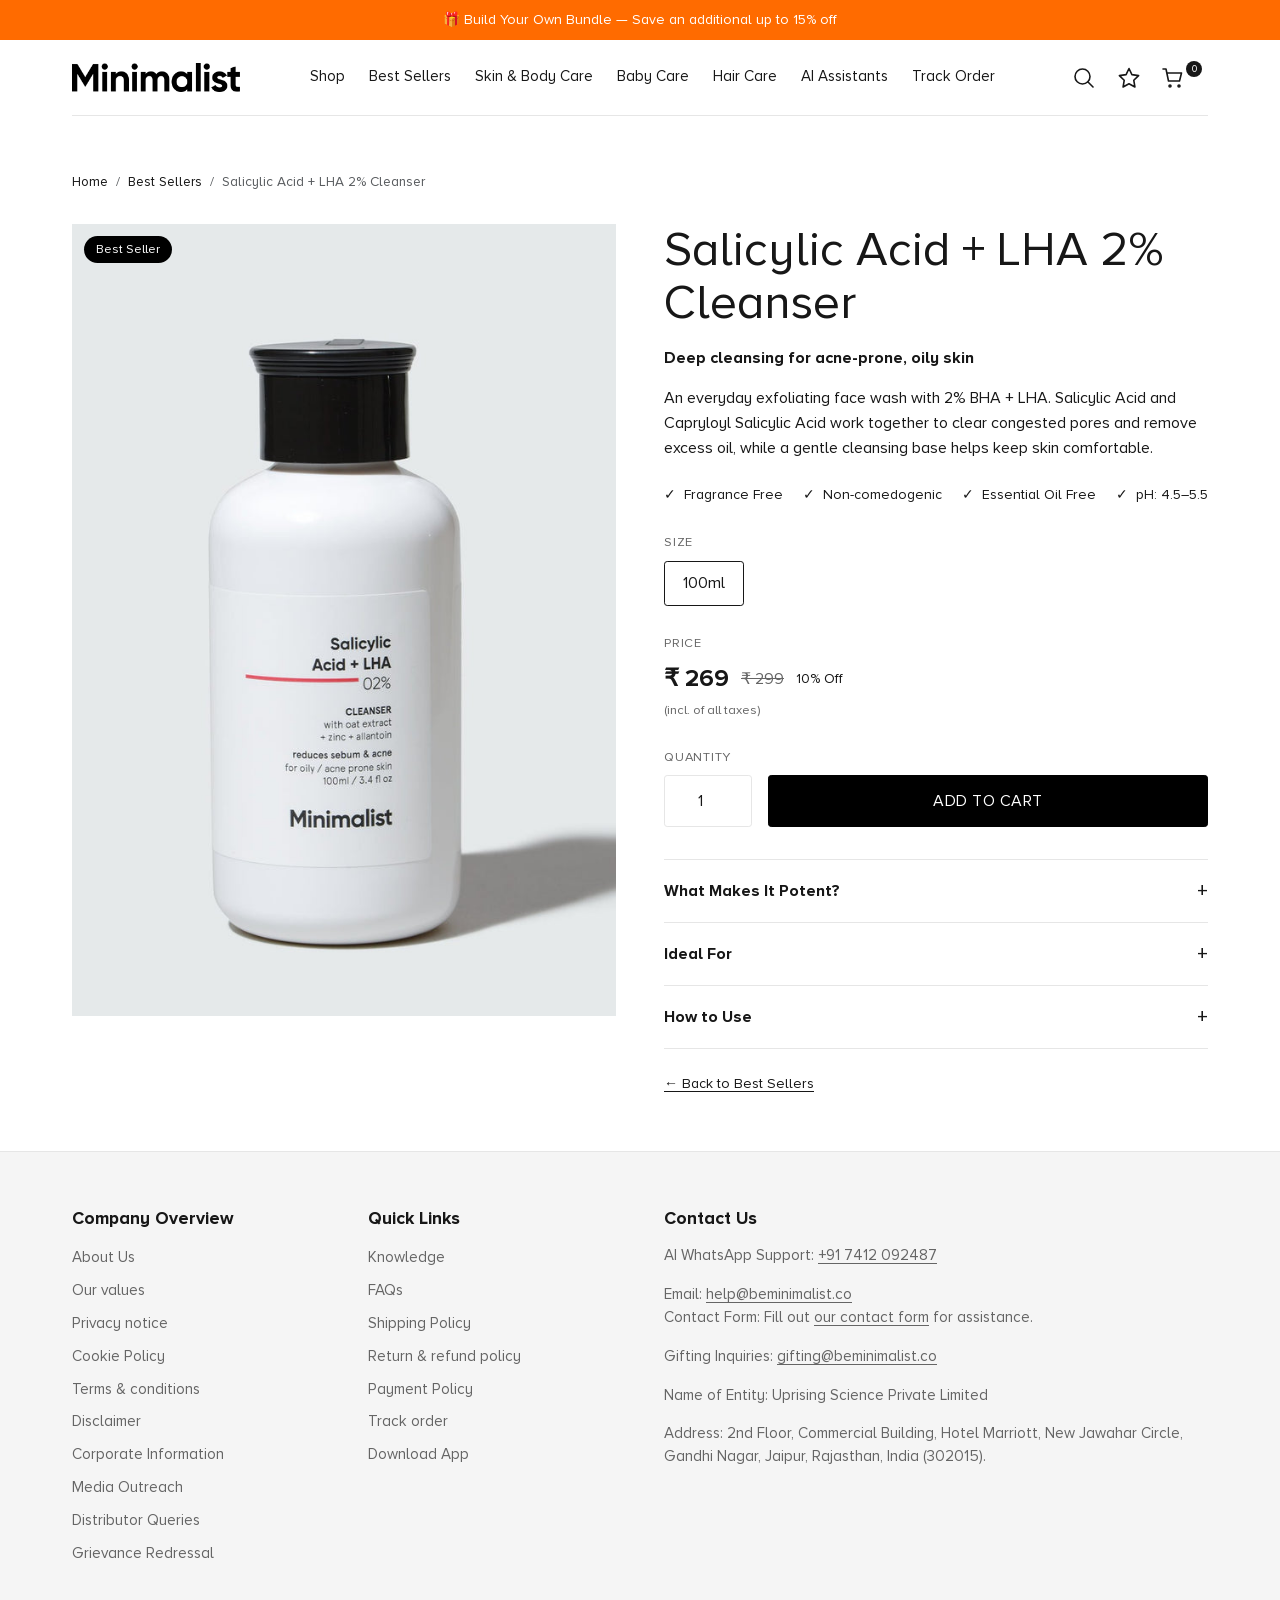
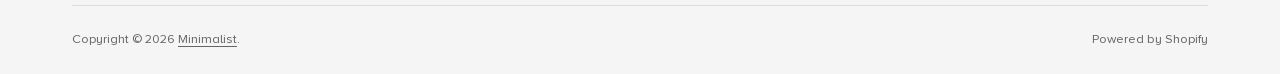
<file: assignment-2/product.html>
<!DOCTYPE html>
<html lang="en">
<head>
  <meta charset="UTF-8">
  <meta name="viewport" content="width=device-width, initial-scale=1.0">
  <meta name="description" content="A static educational recreation of a Minimalist product page.">
  <title>Salicylic Acid + LHA 2% Cleanser | Minimalist</title>
  <link rel="stylesheet" href="assets/vendor/bootstrap/bootstrap.min.css">
  <link rel="stylesheet" href="styles.css">
  <link rel="icon" type="image/png" href="assets/images/minimalist-logo.png">
</head>
<body>
  <a class="skip-link" href="#main-content">Skip to content</a>
  <div class="announcement">
    <p>🎁 Build Your Own Bundle — Save an additional up to 15% off</p>
  </div>
  <header class="site-header">
    <div class="navbar navbar-expand-xl site-navbar">
      <div class="site-container">
        <div class="header-inner">
          <div class="mobile-tools d-xl-none">
            <details class="mobile-menu">
              <summary class="icon-button" aria-label="Main menu"><svg class="icon" viewBox="0 0 24 24" aria-hidden="true"><path d="M3 6h18M3 12h18M3 18h18"/></svg></summary>
              <nav class="mobile-menu-panel" aria-label="Mobile navigation">
                <ul class="navbar-nav">
              <li class="nav-item"><a class="nav-link" href="index.html#catalogue">Shop</a></li>
              <li class="nav-item"><a class="nav-link" href="index.html#catalogue">Best Sellers</a></li>
              <li class="nav-item"><a class="nav-link" href="https://beminimalist.co/collections/skin-body-1">Skin &amp; Body Care</a></li>
              <li class="nav-item"><a class="nav-link" href="https://beminimalist.co/collections/baby-care">Baby Care</a></li>
              <li class="nav-item"><a class="nav-link" href="https://beminimalist.co/collections/hair">Hair Care</a></li>
              <li class="nav-item"><a class="nav-link" href="https://beminimalist.co/pages/skin-insights">AI Assistants</a></li>
              <li class="nav-item"><a class="nav-link" href="https://beminimalist.clickpost.ai/">Track Order</a></li>
                </ul>
              </nav>
            </details>
            <button class="icon-button" type="button" aria-label="Search (static preview)" title="Search — static preview"><svg class="icon" viewBox="0 0 24 24" aria-hidden="true"><circle cx="10.5" cy="10.5" r="7.5"/><path d="m16 16 5 5"/></svg></button>
          </div>
          <a class="navbar-brand" href="index.html" aria-label="Minimalist home">
            <img class="brand-logo" src="assets/images/minimalist-logo.png" alt="Minimalist" width="562" height="96">
          </a>
          <nav class="desktop-nav d-none d-xl-flex" aria-label="Main navigation">
            <ul class="navbar-nav">
              <li class="nav-item"><a class="nav-link" href="index.html#catalogue">Shop</a></li>
              <li class="nav-item"><a class="nav-link" href="index.html#catalogue">Best Sellers</a></li>
              <li class="nav-item"><a class="nav-link" href="https://beminimalist.co/collections/skin-body-1">Skin &amp; Body Care</a></li>
              <li class="nav-item"><a class="nav-link" href="https://beminimalist.co/collections/baby-care">Baby Care</a></li>
              <li class="nav-item"><a class="nav-link" href="https://beminimalist.co/collections/hair">Hair Care</a></li>
              <li class="nav-item"><a class="nav-link" href="https://beminimalist.co/pages/skin-insights">AI Assistants</a></li>
              <li class="nav-item"><a class="nav-link" href="https://beminimalist.clickpost.ai/">Track Order</a></li>
            </ul>
          </nav>
          <div class="header-actions">
            <button class="icon-button d-none d-xl-inline-flex" type="button" aria-label="Search (static preview)" title="Search — static preview"><svg class="icon" viewBox="0 0 24 24" aria-hidden="true"><circle cx="10.5" cy="10.5" r="7.5"/><path d="m16 16 5 5"/></svg></button>
            <button class="icon-button" type="button" aria-label="Rewards (static preview)" title="Rewards — static preview"><svg class="icon" viewBox="0 0 24 24" aria-hidden="true"><path d="m12 2.5 2.9 6.1 6.7 1-4.8 4.7 1.1 6.7-5.9-3.2-5.9 3.2 1.1-6.7L2.4 9.6l6.7-1Z"/></svg></button>
            <button class="icon-button cart-button" type="button" aria-label="Shopping cart, 0 items (static preview)" title="Shopping cart — static preview">
              <svg class="icon" viewBox="0 0 24 24" aria-hidden="true"><path d="M2 3h3l2.5 12h11l2-8H6"/><circle cx="9" cy="20" r="1"/><circle cx="18" cy="20" r="1"/></svg><span class="cart-count" aria-hidden="true">0</span>
            </button>
          </div>
        </div>
      </div>
    </div>
  </header>
  <main class="site-container section-space product-detail" id="main-content">
    <nav aria-label="Breadcrumb">
      <ol class="breadcrumb">
        <li class="breadcrumb-item"><a href="index.html">Home</a></li>
        <li class="breadcrumb-item"><a href="index.html#catalogue">Best Sellers</a></li>
        <li class="breadcrumb-item active" aria-current="page">Salicylic Acid + LHA 2% Cleanser</li>
      </ol>
    </nav>
    <div class="row g-4 g-lg-5 detail-layout">
      <div class="col-12 col-md-6">
        <figure class="detail-gallery">
          <img class="detail-image" src="assets/images/salicylic-cleanser-large.jpg" srcset="assets/images/salicylic-cleanser.jpg 640w, assets/images/salicylic-cleanser-large.jpg 1100w" sizes="(min-width: 1440px) 624px, (min-width: 1200px) calc(50vw - 96px), (min-width: 768px) calc(50vw - 44px), calc(100vw - 32px)" alt="Minimalist Salicylic Acid + LHA 2% Cleanser, 100ml white bottle with a black cap" width="1100" height="1600" fetchpriority="high">
          <span class="product-badge detail-badge">Best Seller</span>
          <figcaption class="visually-hidden">Salicylic Acid + LHA 2% Cleanser — 100ml</figcaption>
        </figure>
      </div>
      <section class="col-12 col-md-6 detail-content" aria-labelledby="detail-title">
        <h1 class="detail-title" id="detail-title">Salicylic Acid + LHA 2% Cleanser</h1>
        <p class="detail-subtitle">Deep cleansing for acne-prone, oily skin</p>
        <p class="detail-description">An everyday exfoliating face wash with 2% BHA + LHA. Salicylic Acid and Capryloyl Salicylic Acid work together to clear congested pores and remove excess oil, while a gentle cleansing base helps keep skin comfortable.</p>
        <ul class="detail-benefits" aria-label="Formula highlights">
          <li>Fragrance Free</li>
          <li>Non-comedogenic</li>
          <li>Essential Oil Free</li>
          <li>pH: 4.5–5.5</li>
        </ul>
        <div class="detail-size">
          <p class="detail-label" id="size-label">Size</p>
          <span class="size-option">100ml</span>
        </div>
        <div class="detail-pricing">
          <p class="detail-label">Price</p>
          <p class="detail-price"><span class="visually-hidden">Sale price:</span> ₹ 269 <s><span class="visually-hidden">MRP:</span>₹ 299</s> <span class="detail-discount">10% Off</span></p>
          <p class="detail-tax">(incl. of all taxes)</p>
        </div>
        <div class="purchase-row">
          <div class="quantity-control">
            <label class="detail-label" for="quantity">Quantity</label>
            <input class="form-control quantity-input" id="quantity" name="quantity" type="number" min="1" step="1" value="1" inputmode="numeric">
          </div>
          <button class="btn btn-dark detail-add-to-cart" type="button" aria-label="Add Salicylic Acid + LHA 2% Cleanser to cart">Add to Cart</button>
        </div>
        <div class="detail-accordions">
          <details class="detail-accordion">
            <summary>What Makes It Potent?</summary>
            <div class="detail-accordion-content">
              <p>BHA cleans inside pores, while LHA exfoliates at the surface. The formula also includes Zinc PCA, Panthenol, and Allantoin, alongside mild, sulfate-free cleansing agents.</p>
            </div>
          </details>
          <details class="detail-accordion">
            <summary>Ideal For</summary>
            <div class="detail-accordion-content">
              <dl class="detail-facts">
                <div><dt>Skin type</dt><dd>Oily, combination, and acne-prone skin</dd></div>
                <div><dt>Concerns</dt><dd>Excess oil, congested pores, and breakouts</dd></div>
              </dl>
            </div>
          </details>
          <details class="detail-accordion">
            <summary>How to Use</summary>
            <div class="detail-accordion-content">
              <p>Lather a small amount in damp hands, gently massage onto a wet face, and rinse well. Use as part of your morning or evening cleansing routine.</p>
            </div>
          </details>
        </div>
        <a class="back-to-products" href="index.html#catalogue">← Back to Best Sellers</a>
      </section>
    </div>
  </main>
  <footer class="site-footer">
    <div class="site-container">
      <div class="row g-4 g-lg-5">
        <section class="col-6 col-md-3" aria-labelledby="footer-company">
          <h2 class="footer-title" id="footer-company">Company Overview</h2>
          <ul class="footer-links">
              <li><a href="https://beminimalist.co/pages/about">About Us</a></li>
              <li><a href="https://beminimalist.co/pages/our-values">Our values</a></li>
              <li><a href="https://beminimalist.co/pages/privacy-policy">Privacy notice</a></li>
              <li><a href="https://beminimalist.co/pages/cookie-policy">Cookie Policy</a></li>
              <li><a href="https://beminimalist.co/pages/terms">Terms &amp; conditions</a></li>
              <li><a href="https://beminimalist.co/pages/disclaimer">Disclaimer</a></li>
              <li><a href="https://beminimalist.co/pages/corporate-information">Corporate Information</a></li>
              <li><a href="https://beminimalist.co/pages/media">Media Outreach</a></li>
              <li><a href="https://beminimalist.co/pages/distribution">Distributor Queries</a></li>
              <li><a href="https://beminimalist.co/pages/grievances">Grievance Redressal</a></li>
          </ul>
        </section>
        <section class="col-6 col-md-3" aria-labelledby="footer-quick">
          <h2 class="footer-title" id="footer-quick">Quick Links</h2>
          <ul class="footer-links">
              <li><a href="https://beminimalist.co/pages/blogs">Knowledge</a></li>
              <li><a href="https://beminimalist.co/pages/faqs">FAQs</a></li>
              <li><a href="https://beminimalist.co/pages/shipping-policy">Shipping Policy</a></li>
              <li><a href="https://beminimalist.co/pages/return-refund-policy">Return &amp; refund policy</a></li>
              <li><a href="https://beminimalist.co/pages/payment-policy">Payment Policy</a></li>
              <li><a href="https://beminimalist.clickpost.ai/">Track order</a></li>
              <li><a href="https://beminimalist.co/pages/download-app-ios-android">Download App</a></li>
          </ul>
        </section>
        <section class="col-12 col-md-6 footer-contact" aria-labelledby="footer-contact">
          <h2 class="footer-title" id="footer-contact">Contact Us</h2>
          <p>AI WhatsApp Support: <a href="https://api.whatsapp.com/send?phone=917412092487">+91 7412 092487</a></p>
          <p>Email: <a href="mailto:help@beminimalist.co">help@beminimalist.co</a><br>
            Contact Form: Fill out <a href="https://beminimalist.co/pages/get-in-touch">our contact form</a> for assistance.</p>
          <p>Gifting Inquiries: <a href="mailto:gifting@beminimalist.co">gifting@beminimalist.co</a></p>
          <p>Name of Entity: Uprising Science Private Limited</p>
          <address>Address: 2nd Floor, Commercial Building, Hotel Marriott, New Jawahar Circle, Gandhi Nagar, Jaipur, Rajasthan, India (302015).</address>
        </section>
      </div>
      <div class="footer-bottom">
        <p>Copyright © 2026 <a href="index.html">Minimalist</a>.</p>
        <p>Powered by Shopify</p>
      </div>
    </div>
  </footer>
</body>
</html>
</file>
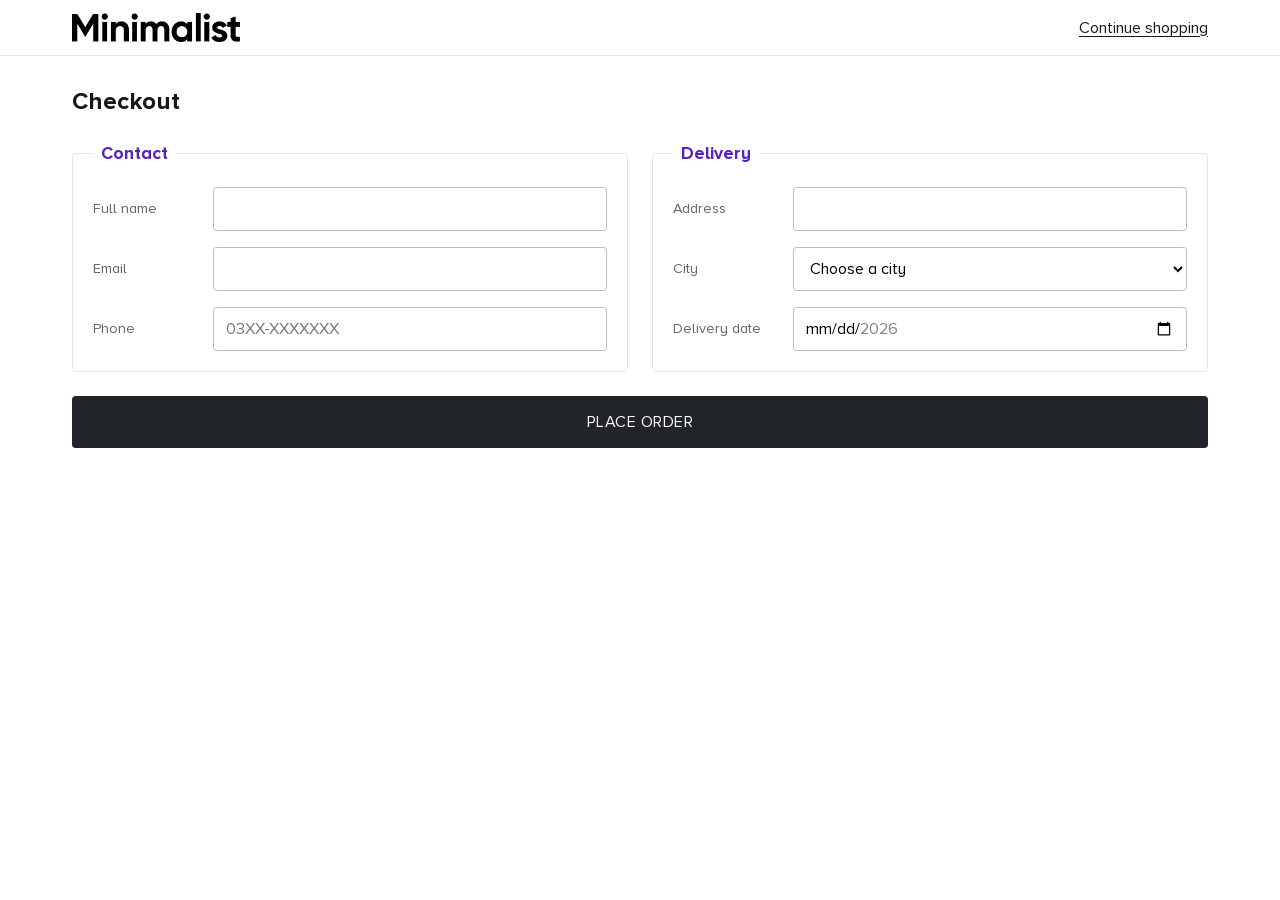
<file: midterm/assignment-2/checkout.html>
<!DOCTYPE html>
<html lang="en">
<head>
  <meta charset="UTF-8">
  <meta name="viewport" content="width=device-width, initial-scale=1.0">
  <title>Checkout | Minimalist</title>
  <link rel="stylesheet" href="assets/vendor/bootstrap/bootstrap.min.css">
  <link rel="stylesheet" href="styles.css">
  <link rel="icon" type="image/png" href="assets/images/minimalist-logo.png">
</head>
<body>
  <header class="site-header">
    <div class="site-container checkout-header">
      <a class="navbar-brand" href="index.html" aria-label="Minimalist home"><img class="brand-logo" src="assets/images/minimalist-logo.png" alt="Minimalist" width="562" height="96"></a>
      <a href="index.html#catalogue">Continue shopping</a>
    </div>
  </header>
  <main class="site-container checkout-page">
    <h1>Checkout</h1>
    <form action="index.html" method="get">
      <div class="checkout-fields">
        <fieldset>
          <legend>Contact</legend>
          <div class="form-field"><label for="full-name">Full name</label><input id="full-name" name="full-name" type="text" autocomplete="name" required minlength="3"><span class="field-message">Please enter your full name.</span></div>
          <div class="form-field"><label for="email">Email</label><input id="email" name="email" type="email" autocomplete="email" required><span class="field-message">Please enter a valid email address.</span></div>
          <div class="form-field"><label for="phone">Phone</label><input id="phone" name="phone" type="tel" inputmode="tel" pattern="03[0-9]{2}-[0-9]{7}" placeholder="03XX-XXXXXXX" title="Format: 03XX-XXXXXXX" required><span class="field-message">Use the format 03XX-XXXXXXX.</span></div>
        </fieldset>
        <fieldset>
          <legend>Delivery</legend>
          <div class="form-field"><label for="address">Address</label><input id="address" name="address" type="text" autocomplete="street-address" required minlength="8"><span class="field-message">Please enter your delivery address.</span></div>
          <div class="form-field"><label for="city">City</label><select id="city" name="city" required><option value="">Choose a city</option><option>Islamabad</option><option>Lahore</option><option>Karachi</option><option>Rawalpindi</option><option>Peshawar</option></select><span class="field-message">Please choose a city.</span></div>
          <div class="form-field"><label for="delivery-date">Delivery date</label><input id="delivery-date" name="delivery-date" type="date" min="2026-10-29" max="2026-12-05" required><span class="field-message">Choose a date between 29 October and 5 December 2026.</span></div>
        </fieldset>
      </div>
      <button class="btn btn-dark checkout-submit" type="submit">Place order</button>
    </form>
  </main>
</body>
</html>
</file>
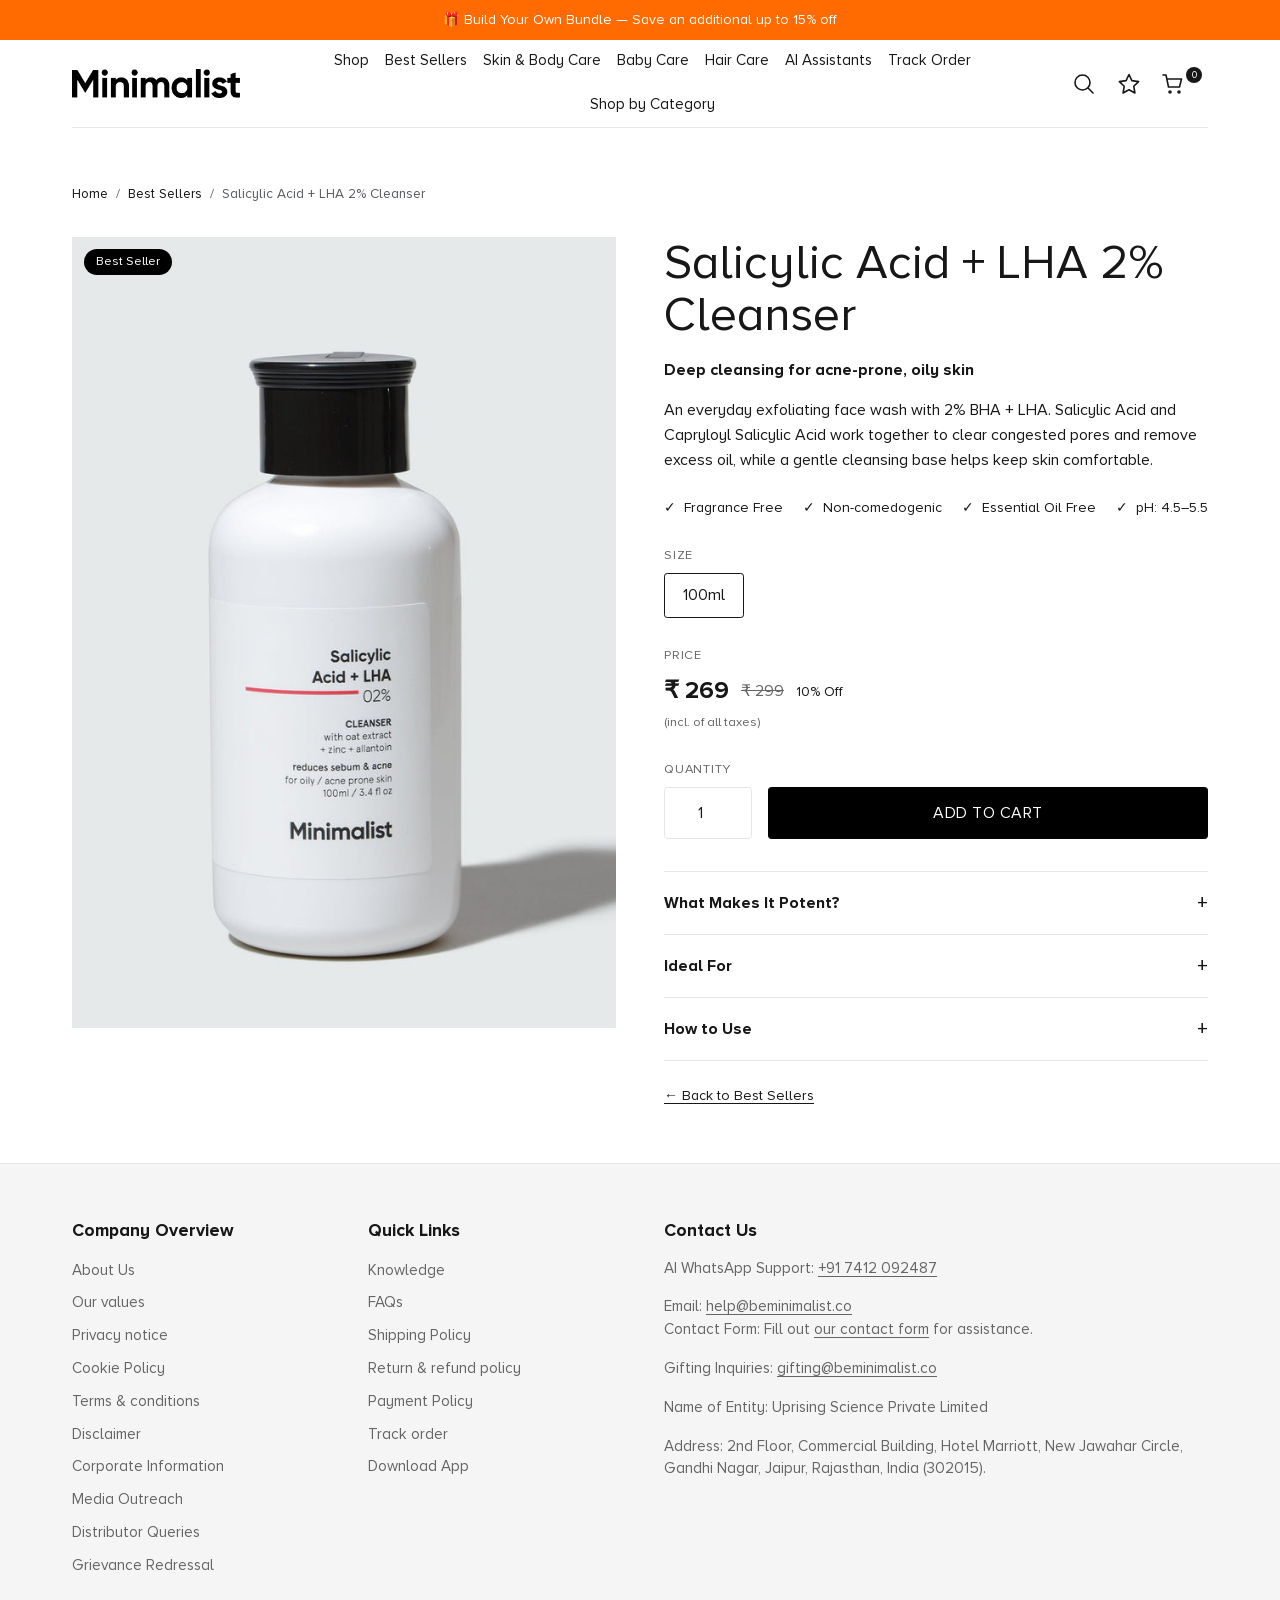
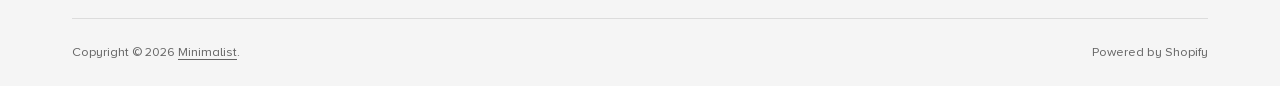
<file: midterm/assignment-2/product.html>
<!DOCTYPE html>
<html lang="en">
<head>
  <meta charset="UTF-8">
  <meta name="viewport" content="width=device-width, initial-scale=1.0">
  <meta name="description" content="A static educational recreation of a Minimalist product page.">
  <title>Salicylic Acid + LHA 2% Cleanser | Minimalist</title>
  <link rel="stylesheet" href="assets/vendor/bootstrap/bootstrap.min.css">
  <link rel="stylesheet" href="styles.css">
  <link rel="icon" type="image/png" href="assets/images/minimalist-logo.png">
</head>
<body>
  <a class="skip-link" href="#main-content">Skip to content</a>
  <div class="announcement">
    <p>🎁 Build Your Own Bundle — Save an additional up to 15% off</p>
  </div>
  <header class="site-header">
    <div class="navbar navbar-expand-xl site-navbar">
      <div class="site-container">
        <div class="header-inner">
          <div class="mobile-tools">
            <details class="mobile-menu">
              <summary class="icon-button" aria-label="Main menu"><svg class="icon" viewBox="0 0 24 24" aria-hidden="true"><path d="M3 6h18M3 12h18M3 18h18"/></svg></summary>
              <nav class="mobile-menu-panel" aria-label="Mobile navigation">
                <ul class="navbar-nav">
                <li class="nav-item"><a class="nav-link" href="index.html#catalogue">Shop</a></li>
                <li class="nav-item"><a class="nav-link" href="index.html#catalogue">Best Sellers</a></li>
                <li class="nav-item"><a class="nav-link" href="https://beminimalist.co/collections/skin-body-1">Skin &amp; Body Care</a></li>
                <li class="nav-item"><a class="nav-link" href="https://beminimalist.co/collections/baby-care">Baby Care</a></li>
                <li class="nav-item"><a class="nav-link" href="https://beminimalist.co/collections/hair">Hair Care</a></li>
                <li class="nav-item"><a class="nav-link" href="https://beminimalist.co/pages/skin-insights">AI Assistants</a></li>
                <li class="nav-item"><a class="nav-link" href="https://beminimalist.clickpost.ai/">Track Order</a></li>
                  <li class="nav-item mobile-category-groups">
                    <p class="mobile-category-title">Shop by Category</p>
                  <details><summary>Skin Care</summary><ul><li><a href="index.html#catalogue">Serums</a></li><li><a href="index.html#catalogue">Cleansers</a></li><li><a href="index.html#catalogue">Moisturizers</a></li><li><a href="index.html#catalogue">Sunscreen</a></li></ul></details>
                  <details><summary>Body Care</summary><ul><li><a href="index.html#catalogue">Body Lotion</a></li><li><a href="index.html#catalogue">Body Wash</a></li><li><a href="index.html#catalogue">Exfoliators</a></li><li><a href="index.html#catalogue">Hand Care</a></li></ul></details>
                  <details><summary>Hair Care</summary><ul><li><a href="index.html#catalogue">Shampoo</a></li><li><a href="index.html#catalogue">Conditioner</a></li><li><a href="index.html#catalogue">Hair Oils</a></li><li><a href="index.html#catalogue">Treatments</a></li></ul></details>
                  <details><summary>New &amp; Popular</summary><ul><li><a href="index.html#catalogue">Best Sellers</a></li><li><a href="index.html#catalogue">New Launches</a></li><li><a href="index.html#catalogue">Bundles</a></li><li><a href="index.html#catalogue">All Products</a></li></ul></details>
                  </li>
                </ul>
              </nav>
            </details>
            <button class="icon-button" type="button" aria-label="Search (static preview)" title="Search — static preview"><svg class="icon" viewBox="0 0 24 24" aria-hidden="true"><circle cx="10.5" cy="10.5" r="7.5"/><path d="m16 16 5 5"/></svg></button>
          </div>
          <a class="navbar-brand" href="index.html" aria-label="Minimalist home">
            <img class="brand-logo" src="assets/images/minimalist-logo.png" alt="Minimalist" width="562" height="96">
          </a>
          <nav class="desktop-nav" aria-label="Main navigation">
            <ul class="navbar-nav">
              <li class="nav-item"><a class="nav-link" href="index.html#catalogue">Shop</a></li>
              <li class="nav-item"><a class="nav-link" href="index.html#catalogue">Best Sellers</a></li>
              <li class="nav-item"><a class="nav-link" href="https://beminimalist.co/collections/skin-body-1">Skin &amp; Body Care</a></li>
              <li class="nav-item"><a class="nav-link" href="https://beminimalist.co/collections/baby-care">Baby Care</a></li>
              <li class="nav-item"><a class="nav-link" href="https://beminimalist.co/collections/hair">Hair Care</a></li>
              <li class="nav-item"><a class="nav-link" href="https://beminimalist.co/pages/skin-insights">AI Assistants</a></li>
              <li class="nav-item"><a class="nav-link" href="https://beminimalist.clickpost.ai/">Track Order</a></li>
              <li class="nav-item category-menu">
                <a class="nav-link category-trigger" href="index.html#catalogue">Shop by Category</a>
                <div class="mega-menu">
                  <div class="mega-menu-inner">
                    <section><h2>Skin Care</h2><ul><li><a href="index.html#catalogue">Serums</a></li><li><a href="index.html#catalogue">Cleansers</a></li><li><a href="index.html#catalogue">Moisturizers</a></li><li><a href="index.html#catalogue">Sunscreen</a></li></ul></section>
                    <section><h2>Body Care</h2><ul><li><a href="index.html#catalogue">Body Lotion</a></li><li><a href="index.html#catalogue">Body Wash</a></li><li><a href="index.html#catalogue">Exfoliators</a></li><li><a href="index.html#catalogue">Hand Care</a></li></ul></section>
                    <section><h2>Hair Care</h2><ul><li><a href="index.html#catalogue">Shampoo</a></li><li><a href="index.html#catalogue">Conditioner</a></li><li><a href="index.html#catalogue">Hair Oils</a></li><li><a href="index.html#catalogue">Treatments</a></li></ul></section>
                    <section><h2>New &amp; Popular</h2><ul><li><a href="index.html#catalogue">Best Sellers</a></li><li><a href="index.html#catalogue">New Launches</a></li><li><a href="index.html#catalogue">Bundles</a></li><li><a href="index.html#catalogue">All Products</a></li></ul></section>
                  </div>
                </div>
              </li>
            </ul>
          </nav>
          <div class="header-actions">
            <button class="icon-button search-desktop" type="button" aria-label="Search (static preview)" title="Search — static preview"><svg class="icon" viewBox="0 0 24 24" aria-hidden="true"><circle cx="10.5" cy="10.5" r="7.5"/><path d="m16 16 5 5"/></svg></button>
            <button class="icon-button" type="button" aria-label="Rewards (static preview)" title="Rewards — static preview"><svg class="icon" viewBox="0 0 24 24" aria-hidden="true"><path d="m12 2.5 2.9 6.1 6.7 1-4.8 4.7 1.1 6.7-5.9-3.2-5.9 3.2 1.1-6.7L2.4 9.6l6.7-1Z"/></svg></button>
            <a class="icon-button cart-button" href="checkout.html" aria-label="Shopping cart, 0 items" title="Shopping cart">
              <svg class="icon" viewBox="0 0 24 24" aria-hidden="true"><path d="M2 3h3l2.5 12h11l2-8H6"/><circle cx="9" cy="20" r="1"/><circle cx="18" cy="20" r="1"/></svg><span class="cart-count" aria-hidden="true">0</span>
            </a>
          </div>
        </div>
      </div>
    </div>
  </header>
  <main class="site-container section-space product-detail" id="main-content">
    <nav aria-label="Breadcrumb">
      <ol class="breadcrumb">
        <li class="breadcrumb-item"><a href="index.html">Home</a></li>
        <li class="breadcrumb-item"><a href="index.html#catalogue">Best Sellers</a></li>
        <li class="breadcrumb-item active" aria-current="page">Salicylic Acid + LHA 2% Cleanser</li>
      </ol>
    </nav>
    <div class="row g-4 g-lg-5 detail-layout">
      <div class="col-12 col-md-6">
        <figure class="detail-gallery">
          <img class="detail-image" src="assets/images/salicylic-cleanser-large.jpg" srcset="assets/images/salicylic-cleanser.jpg 640w, assets/images/salicylic-cleanser-large.jpg 1100w" sizes="(min-width: 1440px) 624px, (min-width: 1200px) calc(50vw - 96px), (min-width: 768px) calc(50vw - 44px), calc(100vw - 32px)" alt="Minimalist Salicylic Acid + LHA 2% Cleanser, 100ml white bottle with a black cap" width="1100" height="1600" fetchpriority="high">
          <span class="product-badge detail-badge">Best Seller</span>
          <figcaption class="visually-hidden">Salicylic Acid + LHA 2% Cleanser — 100ml</figcaption>
        </figure>
      </div>
      <section class="col-12 col-md-6 detail-content" aria-labelledby="detail-title">
        <h1 class="detail-title" id="detail-title">Salicylic Acid + LHA 2% Cleanser</h1>
        <p class="detail-subtitle">Deep cleansing for acne-prone, oily skin</p>
        <p class="detail-description">An everyday exfoliating face wash with 2% BHA + LHA. Salicylic Acid and Capryloyl Salicylic Acid work together to clear congested pores and remove excess oil, while a gentle cleansing base helps keep skin comfortable.</p>
        <ul class="detail-benefits" aria-label="Formula highlights">
          <li>Fragrance Free</li>
          <li>Non-comedogenic</li>
          <li>Essential Oil Free</li>
          <li>pH: 4.5–5.5</li>
        </ul>
        <div class="detail-size">
          <p class="detail-label" id="size-label">Size</p>
          <span class="size-option">100ml</span>
        </div>
        <div class="detail-pricing">
          <p class="detail-label">Price</p>
          <p class="detail-price"><span class="visually-hidden">Sale price:</span> ₹ 269 <s><span class="visually-hidden">MRP:</span>₹ 299</s> <span class="detail-discount">10% Off</span></p>
          <p class="detail-tax">(incl. of all taxes)</p>
        </div>
        <div class="purchase-row">
          <div class="quantity-control">
            <label class="detail-label" for="quantity">Quantity</label>
            <input class="form-control quantity-input" id="quantity" name="quantity" type="number" min="1" step="1" value="1" inputmode="numeric">
          </div>
          <button class="btn btn-dark detail-add-to-cart" type="button" aria-label="Add Salicylic Acid + LHA 2% Cleanser to cart">Add to Cart</button>
        </div>
        <div class="detail-accordions">
          <details class="detail-accordion">
            <summary>What Makes It Potent?</summary>
            <div class="detail-accordion-content">
              <p>BHA cleans inside pores, while LHA exfoliates at the surface. The formula also includes Zinc PCA, Panthenol, and Allantoin, alongside mild, sulfate-free cleansing agents.</p>
            </div>
          </details>
          <details class="detail-accordion">
            <summary>Ideal For</summary>
            <div class="detail-accordion-content">
              <dl class="detail-facts">
                <div><dt>Skin type</dt><dd>Oily, combination, and acne-prone skin</dd></div>
                <div><dt>Concerns</dt><dd>Excess oil, congested pores, and breakouts</dd></div>
              </dl>
            </div>
          </details>
          <details class="detail-accordion">
            <summary>How to Use</summary>
            <div class="detail-accordion-content">
              <p>Lather a small amount in damp hands, gently massage onto a wet face, and rinse well. Use as part of your morning or evening cleansing routine.</p>
            </div>
          </details>
        </div>
        <a class="back-to-products" href="index.html#catalogue">← Back to Best Sellers</a>
      </section>
    </div>
  </main>
  <footer class="site-footer">
    <div class="site-container">
      <div class="row g-4 g-lg-5">
        <section class="col-6 col-md-3" aria-labelledby="footer-company">
          <h2 class="footer-title" id="footer-company">Company Overview</h2>
          <ul class="footer-links">
              <li><a href="https://beminimalist.co/pages/about">About Us</a></li>
              <li><a href="https://beminimalist.co/pages/our-values">Our values</a></li>
              <li><a href="https://beminimalist.co/pages/privacy-policy">Privacy notice</a></li>
              <li><a href="https://beminimalist.co/pages/cookie-policy">Cookie Policy</a></li>
              <li><a href="https://beminimalist.co/pages/terms">Terms &amp; conditions</a></li>
              <li><a href="https://beminimalist.co/pages/disclaimer">Disclaimer</a></li>
              <li><a href="https://beminimalist.co/pages/corporate-information">Corporate Information</a></li>
              <li><a href="https://beminimalist.co/pages/media">Media Outreach</a></li>
              <li><a href="https://beminimalist.co/pages/distribution">Distributor Queries</a></li>
              <li><a href="https://beminimalist.co/pages/grievances">Grievance Redressal</a></li>
          </ul>
        </section>
        <section class="col-6 col-md-3" aria-labelledby="footer-quick">
          <h2 class="footer-title" id="footer-quick">Quick Links</h2>
          <ul class="footer-links">
              <li><a href="https://beminimalist.co/pages/blogs">Knowledge</a></li>
              <li><a href="https://beminimalist.co/pages/faqs">FAQs</a></li>
              <li><a href="https://beminimalist.co/pages/shipping-policy">Shipping Policy</a></li>
              <li><a href="https://beminimalist.co/pages/return-refund-policy">Return &amp; refund policy</a></li>
              <li><a href="https://beminimalist.co/pages/payment-policy">Payment Policy</a></li>
              <li><a href="https://beminimalist.clickpost.ai/">Track order</a></li>
              <li><a href="https://beminimalist.co/pages/download-app-ios-android">Download App</a></li>
          </ul>
        </section>
        <section class="col-12 col-md-6 footer-contact" aria-labelledby="footer-contact">
          <h2 class="footer-title" id="footer-contact">Contact Us</h2>
          <p>AI WhatsApp Support: <a href="https://api.whatsapp.com/send?phone=917412092487">+91 7412 092487</a></p>
          <p>Email: <a href="mailto:help@beminimalist.co">help@beminimalist.co</a><br>
            Contact Form: Fill out <a href="https://beminimalist.co/pages/get-in-touch">our contact form</a> for assistance.</p>
          <p>Gifting Inquiries: <a href="mailto:gifting@beminimalist.co">gifting@beminimalist.co</a></p>
          <p>Name of Entity: Uprising Science Private Limited</p>
          <address>Address: 2nd Floor, Commercial Building, Hotel Marriott, New Jawahar Circle, Gandhi Nagar, Jaipur, Rajasthan, India (302015).</address>
        </section>
      </div>
      <div class="footer-bottom">
        <p>Copyright © 2026 <a href="index.html">Minimalist</a>.</p>
        <p>Powered by Shopify</p>
      </div>
    </div>
  </footer>
</body>
</html>
</file>
<file: assignment-1/styles.css>
body {
    font-family: Arial, sans-serif;
    background-color: #f0f0f0;
    margin: 20px;
}

.cv {
    display: flex;
    max-width: 900px;
    margin: 0 auto;
    background-color: white;
    border: 1px solid #ccc;
}

.contactandintro {
    width: 30%;
    background-color: #2c3e50;
    color: white;
    padding: 20px;
}

.contactandintro img {
    width: 120px;
    height: 120px;
    border-radius: 50%;
    display: block;
    margin: 0 auto 15px;
}

.contactandintro h2 {
    text-align: center;
    font-size: 15px;
    margin-bottom: 15px;
}

.contactandintro h3 {
    font-size: 13px;
    color: #3498db;
    margin-top: 15px;
    margin-bottom: 8px;
    border-bottom: 1px solid #3d5166;
    padding-bottom: 3px;
}

.contactandintro p {
    font-size: 13px;
    color: #bdc3c7;
    margin-bottom: 5px;
}

.contactandintro a {
    color: #85c1e9;
}

.contactandintro ul {
    padding-left: 18px;
    color: #bdc3c7;
    font-size: 13px;
}

.main {
    width: 70%;
    padding: 25px;
}

.main h1 {
    font-size: 15px;
    text-transform: uppercase;
    color: #2c3e50;
    border-bottom: 2px solid #3498db;
    padding-bottom: 4px;
    margin-top: 20px;
    margin-bottom: 10px;
}

.main p {
    font-size: 14px;
    margin-bottom: 8px;
    line-height: 1.6;
}

.main ul {
    padding-left: 20px;
    margin-bottom: 8px;
}

.main ul li {
    margin-bottom: 6px;
}

.main pre {
    background-color: #f9f9f9;
    border-left: 3px solid #3498db;
    padding: 10px;
    font-family: Arial, sans-serif;
    font-size: 13px;
    white-space: pre-wrap;
    margin-bottom: 8px;
}

.main a {
    color: #2980b9;
}
</file>
<file: midterm/assignment-2/styles.css>
@font-face {
  font-family: "Proxima Nova";
  src: url("assets/fonts/proxima-nova-regular.woff2") format("woff2");
  font-weight: 400;
  font-style: normal;
  font-display: swap;
}

@font-face {
  font-family: "Proxima Nova";
  src: url("assets/fonts/proxima-nova-bold.woff2") format("woff2");
  font-weight: 700;
  font-style: normal;
  font-display: swap;
}

:root {
  --color-ink: #171717;
  --color-muted: #656565;
  --color-line: #e6e6e6;
  --color-paper: #fff;
  --color-soft: #f5f5f5;
  --color-offer: #ff6b00;
  --color-accent: hsl(259, 70%, 45%); /* H = 259 */
  --bs-body-font-family: "Proxima Nova", Arial, sans-serif;
  --bs-body-color: var(--color-ink);
  --bs-body-bg: var(--color-paper);
}

* {
  box-sizing: border-box;
}

body {
  margin: 0;
  line-height: 1.5;
}

img {
  max-width: 100%;
  height: auto;
}

a {
  color: inherit;
  text-underline-offset: 0.2em;
}

button,
input,
select {
  font: inherit;
}

a:focus-visible,
button:focus-visible,
summary:focus-visible {
  outline: 2px solid var(--color-ink);
  outline-offset: 5px;
}

.skip-link {
  position: absolute;
  top: -5rem;
  left: 1rem;
  z-index: 20;
  padding: 0.75rem 1rem;
  background: var(--color-paper);
}

.skip-link:focus {
  top: 0.5rem;
}

.site-container {
  width: 100%;
  max-width: 1440px;
  padding-inline: 1rem;
  margin-inline: auto;
}

.announcement {
  padding: 0.45rem 2rem;
  background: var(--color-offer);
  color: #fff;
  text-align: center;
  font-size: 0.8rem;
  line-height: 1.15;
}

.announcement p {
  max-width: 38rem;
  margin: 0 auto;
}

/* Header sits above everything: grid, card hover effects, sticky items */
.site-header {
  position: relative;
  z-index: 1100;
  background: var(--color-paper);
}

.site-navbar {
  padding: 0;
}

.header-inner {
  display: flex;
  flex-wrap: wrap;
  align-items: center;
  justify-content: space-between;
  min-height: 3.5rem;
  border-bottom: 1px solid var(--color-line);
}

.navbar-brand {
  margin: 0;
  padding: 0;
}

.brand-logo {
  display: block;
  width: 7.4rem;
}

.mobile-tools,
.header-actions {
  display: flex;
  flex: 0 0 5rem;
  align-items: center;
  gap: 0.25rem;
}

.header-actions {
  position: relative;
  justify-content: flex-end;
}

.icon-button {
  display: inline-flex;
  align-items: center;
  justify-content: center;
  width: 2.3rem;
  height: 2.75rem;
  padding: 0.35rem;
  border: 0;
  background: transparent;
  color: var(--color-ink);
  text-decoration: none;
}

.icon {
  width: 1.5rem;
  height: 1.5rem;
  fill: none;
  stroke: currentColor;
  stroke-width: 1.6;
  stroke-linecap: round;
  stroke-linejoin: round;
}

.cart-button {
  gap: 0.1rem;
  width: auto;
}

.cart-count {
  align-self: flex-start;
  display: inline-flex;
  align-items: center;
  justify-content: center;
  min-width: 1rem;
  height: 1rem;
  border-radius: 50%;
  background: var(--color-ink);
  color: var(--color-paper);
  font-size: 0.65rem;
}

.mobile-menu summary {
  list-style: none;
  cursor: pointer;
}

.mobile-menu[open] .mobile-menu-panel {
  position: absolute;
  top: 100%;
  right: 0;
  left: 0;
  max-height: calc(100vh - 6.5rem);
  padding: 0.5rem 1rem 1rem;
  overflow-y: auto;
  border-bottom: 1px solid var(--color-line);
  background: var(--color-paper);
  box-shadow: 0 8px 12px #0000000a;
}

.navbar-nav .nav-link {
  padding-block: 0.65rem;
  color: var(--color-ink);
  font-size: 0.95rem;
}

.navbar-nav .nav-link:hover,
.footer-links a:hover {
  text-decoration: underline;
}

.hero-link,
.hero picture,
.hero img {
  display: block;
  width: 100%;
}

.hero img {
  aspect-ratio: 5 / 6;
  object-fit: cover;
}

.section-space {
  padding-block: 2.5rem;
}

.section-title {
  margin: 0 0 0.75rem;
  font-size: 1.5rem;
  font-weight: 700;
  line-height: 1.2;
}


.product-grid {
  margin-top: 0.5rem;
}

.product-card {
  border: 0;
  border-radius: 0;
  background: transparent;
}

.product-image-link {
  position: relative;
  display: block;
  overflow: hidden;
  background: #eeeeec;
}

.product-image {
  display: block;
  width: 100%;
  height: auto;
  aspect-ratio: 11 / 16;
  border-radius: 0;
  object-fit: cover;
  transition: transform 0.25s ease;
}

.product-image-link:hover .product-image {
  transform: scale(1.025);
}

.product-badge {
  position: absolute;
  top: 0.5rem;
  right: 0.5rem;
  padding: 0.25rem 0.55rem;
  border-radius: 2rem;
  background: #000;
  color: var(--color-paper);
  font-size: 0.7rem;
  line-height: 1.2;
}

.product-info {
  display: flex;
  flex-direction: column;
  align-items: flex-start;
  padding: 0.85rem 0 0;
}

.product-name {
  min-height: 3.6em;
  margin: 0 0 0.4rem;
  font-size: 1rem;
  font-weight: 700;
  line-height: 1.2;
}

.product-name a {
  text-decoration: none;
}

.product-name a:hover {
  text-decoration: underline;
}

.product-concern {
  min-height: 4.2em;
  margin-bottom: 0.5rem;
  color: var(--color-muted);
  font-size: 0.8rem;
  line-height: 1.4;
}

.product-size {
  margin-bottom: 0.5rem;
  color: var(--color-muted);
  font-size: 0.8rem;
}

.product-price {
  display: flex;
  flex-wrap: wrap;
  gap: 0.25rem 0.5rem;
  margin-bottom: 1rem;
  font-size: 1rem;
  font-weight: 700;
}

.product-price s {
  color: var(--color-muted);
  font-size: 0.875rem;
  font-weight: 400;
}

.add-to-cart {
  --bs-btn-bg: #000;
  --bs-btn-border-color: #000;
  width: 100%;
  min-height: 2.75rem;
  margin-top: auto;
  padding: 0.65rem 0.5rem;
  border-radius: 0.25rem;
  font-size: 0.85rem;
  line-height: 1.3;
}

.add-to-cart:disabled {
  opacity: 0.6;
  cursor: not-allowed;
}

.catalogue-bottom {
  display: flex;
  justify-content: center;
  margin-top: 2.5rem;
}

.catalogue-link {
  padding: 0.75rem 2rem;
  border-radius: 0.25rem;
}

.breadcrumb {
  --bs-breadcrumb-divider: "/";
  margin-bottom: 2rem;
  font-size: 0.85rem;
}

.breadcrumb a {
  text-decoration: none;
}


.detail-gallery {
  position: relative;
  margin: 0;
  background: #e7e9e8;
}

.detail-image {
  display: block;
  width: 100%;
  height: auto;
}

.detail-gallery .detail-badge {
  right: auto;
  left: 0.75rem;
}

.detail-title {
  margin: 0 0 1rem;
  font-size: 2rem;
  font-weight: 400;
  line-height: 1.1;
}

.detail-subtitle {
  margin-bottom: 1rem;
  font-size: 1rem;
  font-weight: 700;
}

.detail-description {
  margin-bottom: 1.5rem;
  line-height: 1.55;
}

.detail-benefits {
  display: flex;
  flex-wrap: wrap;
  gap: 0.5rem 1.25rem;
  margin: 0 0 1.75rem;
  padding: 0;
  list-style: none;
  font-size: 0.875rem;
}

.detail-benefits li::before {
  content: "✓";
  padding-right: 0.5rem;
}

.detail-label {
  display: block;
  margin-bottom: 0.5rem;
  color: var(--color-muted);
  font-size: 0.8rem;
  letter-spacing: 0.06em;
  text-transform: uppercase;
}

.detail-size {
  margin-bottom: 1.75rem;
}

.size-option {
  display: inline-block;
  min-width: 5rem;
  padding: 0.6rem 1rem;
  border: 1px solid var(--color-ink);
  border-radius: 0.2rem;
  text-align: center;
}

.detail-price {
  display: flex;
  flex-wrap: wrap;
  align-items: center;
  gap: 0.5rem 0.75rem;
  margin: 0;
  font-size: 1.5rem;
  font-weight: 700;
}

.detail-price s {
  color: var(--color-muted);
  font-size: 1rem;
  font-weight: 400;
}

.detail-discount {
  font-size: 0.875rem;
  font-weight: 400;
}

.detail-tax {
  margin: 0.25rem 0 1.75rem;
  color: var(--color-muted);
  font-size: 0.8rem;
}

.purchase-row {
  display: flex;
  align-items: flex-end;
  gap: 1rem;
  margin-bottom: 2rem;
}

.quantity-control {
  flex: 0 0 5.5rem;
}

.quantity-input {
  width: 100%;
  min-height: 3.25rem;
  padding: 0.75rem;
  border: 1px solid var(--color-line);
  border-radius: 0.2rem;
  text-align: center;
}

.quantity-input:focus {
  border-color: var(--color-ink);
  outline: 2px solid var(--color-ink);
  outline-offset: 2px;
  box-shadow: none;
}

.detail-add-to-cart {
  --bs-btn-bg: #000;
  --bs-btn-border-color: #000;
  flex: 1;
  min-width: 0;
  min-height: 3.25rem;
  padding: 0.75rem 1rem;
  border-radius: 0.2rem;
  letter-spacing: 0.03em;
  text-transform: uppercase;
}

.detail-accordion {
  border-top: 1px solid var(--color-line);
}

.detail-accordion:last-child {
  border-bottom: 1px solid var(--color-line);
}

.detail-accordion summary {
  display: flex;
  align-items: center;
  justify-content: space-between;
  gap: 1rem;
  padding-block: 1rem;
  list-style: none;
  font-size: 1rem;
  font-weight: 700;
  cursor: pointer;
}

.detail-accordion summary::-webkit-details-marker {
  display: none;
}

.detail-accordion summary::after {
  content: "+";
  font-size: 1.25rem;
  font-weight: 400;
}

.detail-accordion[open] summary::after {
  content: "−";
}

.detail-accordion-content {
  padding: 0 0 1rem;
  color: var(--color-muted);
  font-size: 0.95rem;
}

.detail-accordion-content p,
.detail-facts,
.detail-facts dd {
  margin-bottom: 0;
}

.detail-facts > div + div {
  margin-top: 0.75rem;
}

.back-to-products {
  display: inline-block;
  margin-top: 1.5rem;
  font-size: 0.875rem;
}

.site-footer {
  padding-top: 2.5rem;
  border-top: 1px solid var(--color-line);
  background: var(--color-soft);
}

.footer-title {
  margin-bottom: 1rem;
  color: var(--color-ink);
  font-size: 1.1rem;
  font-weight: 700;
}

.footer-links {
  display: flex;
  flex-direction: column;
  gap: 0.5rem;
  margin: 0;
  padding: 0;
  list-style: none;
}

.footer-links a {
  color: var(--color-muted);
  font-size: 0.95rem;
  text-decoration: none;
}

.footer-contact {
  font-size: 0.95rem;
  color: var(--color-muted);
}

.footer-contact p {
  margin-bottom: 1rem;
}

.footer-contact address {
  margin: 0;
  font-style: normal;
}

.footer-bottom {
  display: flex;
  flex-wrap: wrap;
  justify-content: space-between;
  gap: 0.5rem 1.5rem;
  margin-top: 2.5rem;
  padding-block: 1.5rem;
  border-top: 1px solid #dcdcdc;
  font-size: 0.8rem;
  color: var(--color-muted);
}

.footer-bottom p {
  margin: 0;
}


/* ==========================================================
   MIDTERM — Mega-menu (Task 1) and mini-cart (Task 3)
   BP = 637px
   ========================================================== */

/* Below BP: hamburger layout only */
.desktop-nav,
.search-desktop {
  display: none;
}

/* Mobile accordion: one <details> per group, each opens independently */
.mobile-category-title {
  margin: 0.5rem 0 0;
  padding-top: 0.5rem;
  border-top: 1px solid var(--color-line);
  color: var(--color-muted);
  font-size: 0.8rem;
  letter-spacing: 0.06em;
  text-transform: uppercase;
}

.mobile-category-groups details {
  border-bottom: 1px solid var(--color-line);
}

.mobile-category-groups summary {
  display: flex;
  justify-content: space-between;
  padding-block: 0.7rem;
  color: var(--color-accent);
  font-size: 0.95rem;
  font-weight: 700;
  list-style: none;
  cursor: pointer;
}

.mobile-category-groups summary::-webkit-details-marker {
  display: none;
}

.mobile-category-groups summary::after {
  content: "+";
  font-weight: 400;
}

.mobile-category-groups details[open] summary::after {
  content: "−";
}

.mobile-category-groups ul {
  margin: 0;
  padding: 0 0 0.6rem 0.75rem;
  list-style: none;
}

.mobile-category-groups ul a {
  display: block;
  padding-block: 0.35rem;
  color: var(--color-muted);
  font-size: 0.9rem;
  text-decoration: none;
}

/* Mini cart (all widths) */
.mini-cart {
  position: absolute;
  top: calc(100% + 0.5rem);
  right: 0;
  z-index: 70;
  width: min(19rem, calc(100vw - 2rem));
  padding: 1rem;
  border: 1px solid var(--color-line);
  background: var(--color-paper);
  box-shadow: 0 0.75rem 1.5rem #0002;
}

.mini-cart h2 {
  margin: 0 0 0.75rem;
  font-size: 1rem;
}

.mini-cart ul {
  max-height: 15rem;
  margin: 0;
  padding: 0;
  overflow: auto;
  list-style: none;
}

.mini-cart li {
  display: flex;
  align-items: center;
  justify-content: space-between;
  gap: 0.5rem;
  padding-block: 0.5rem;
  border-bottom: 1px solid var(--color-line);
  font-size: 0.85rem;
}

.mini-cart .remove-item {
  border: 0;
  color: var(--color-accent);
  background: transparent;
  text-decoration: underline;
}

.mini-cart-total {
  margin: 0.75rem 0;
  font-weight: 700;
}

.mini-cart-checkout {
  display: block;
  padding: 0.6rem;
  color: #fff;
  background: #000;
  text-align: center;
  text-decoration: none;
}

/* From BP (637px) and wider: desktop nav + mega-menu */
@media (min-width: 637px) {
  .mobile-tools {
    display: none;
  }

  .search-desktop {
    display: inline-flex;
  }

  .header-actions {
    flex: 0 0 auto;
    gap: 0.25rem;
  }

  .desktop-nav {
    display: flex;
    flex: 1;
    justify-content: center;
  }

  .desktop-nav .navbar-nav {
    flex-direction: row; /* Bootstrap stacks it below 1200px */
    flex-wrap: wrap;
    justify-content: center;
  }

  .desktop-nav .nav-link {
    padding-inline: 0.5rem;
    font-size: 0.85rem;
  }

  /* panel is positioned against .site-navbar, not the <li> */
  .category-menu {
    position: static;
  }

  .category-trigger {
    position: relative;
  }

  /* invisible bridge so the pointer can travel from the link down into the panel */
  .category-menu:hover .category-trigger::after {
    content: "";
    position: absolute;
    top: 100%;
    left: 0;
    right: 0;
    height: 2.5rem;
  }

  .mega-menu {
    position: absolute;
    top: 100%;
    left: 0;
    right: 0;
    z-index: 60;
    display: none;
    padding: 1.25rem 1rem 1.5rem;
    border-top: 1px solid var(--color-line);
    background: var(--color-paper);
    box-shadow: 0 0.75rem 1.5rem #0002;
  }

  .category-menu:hover .mega-menu,
  .category-menu:focus-within .mega-menu {
    display: block;
  }

  .mega-menu-inner {
    display: grid;
    grid-template-columns: repeat(4, minmax(0, 1fr)); /* K = 4 */
    gap: 1.5rem;
    width: min(100%, 1200px);
    margin-inline: auto;
  }

  .mega-menu h2 {
    margin: 0 0 0.35rem;
    color: var(--color-accent);
    font-size: 0.85rem;
    font-weight: 700;
  }

  .mega-menu ul {
    margin: 0;
    padding: 0;
    list-style: none;
  }

  .mega-menu a {
    display: block;
    padding-block: 0.2rem;
    font-size: 0.85rem;
    text-decoration: none;
  }

  .mega-menu a:hover {
    text-decoration: underline;
  }
}

/* BP to 1199px: logo + icons on row 1, nav on row 2 */
@media (min-width: 637px) and (max-width: 1199.98px) {
  .header-inner {
    flex-wrap: wrap;
    min-height: 0;
  }

  .navbar-brand {
    order: 1;
    padding-block: 0.6rem;
  }

  .header-actions {
    order: 2;
  }

  .desktop-nav {
    order: 3;
    flex: 0 0 100%;
    border-top: 1px solid var(--color-line);
  }
}

@media (min-width: 768px) {
  .site-container {
    padding-inline: 2rem;
  }

  .announcement {
    min-height: 2.5rem;
    display: flex;
    align-items: center;
    justify-content: center;
    font-size: 0.875rem;
  }

  .header-inner {
    min-height: 4.5rem;
  }

  .brand-logo {
    width: 9.5rem;
  }

  .hero img {
    aspect-ratio: 25 / 6;
  }

  .section-space {
    padding-block: 3.5rem;
  }

  .section-title {
    font-size: 1.875rem;
  }

  .detail-title {
    font-size: 2.25rem;
  }

  .product-name {
    min-height: 2.4em;
    font-size: 1.125rem;
  }

  .product-concern {
    min-height: 2.8em;
    font-size: 0.875rem;
  }

  .product-badge {
    top: 0.75rem;
    right: 0.75rem;
    padding: 0.35rem 0.75rem;
    font-size: 0.8rem;
  }

  .add-to-cart {
    font-size: 1rem;
  }

  .site-footer {
    padding-top: 3.5rem;
  }
}

/* 768px to 1199px: nav sits on row 2, so row 1 keeps its original height */
@media (min-width: 768px) and (max-width: 1199.98px) {
  .header-inner {
    min-height: 0;
  }
}

@media (prefers-reduced-motion: reduce) {
  .product-image {
    transition: none;
  }

  .product-image-link:hover .product-image {
    transform: none;
  }
}

@media (min-width: 1200px) {
  .site-container {
    padding-inline: 4.5rem;
  }

  .header-inner {
    min-height: 4.75rem;
    flex-wrap: nowrap;
    gap: 1.5rem;
  }

  .brand-logo {
    width: 10.5rem;
  }

  .detail-title {
    font-size: 3rem;
  }

  .desktop-nav .nav-link {
    padding-inline: 0.5rem;
    font-size: 0.95rem;
  }

  .header-actions {
    flex-basis: auto;
    gap: 0.5rem;
  }
}

/* Task 2 - Checkout form. BP = 637px, accent hsl(259, 70%, 45%) */
:root { --error: #d62828; }

.checkout-header {
  display: flex;
  align-items: center;
  justify-content: space-between;
  min-height: 3.5rem;
  border-bottom: 1px solid var(--color-line);
}

.checkout-page { padding-block: 2rem 3rem; }
.checkout-page h1 { margin-bottom: 1.5rem; font-size: 1.5rem; font-weight: 700; }

/* Below BP: one column, labels above inputs */
.checkout-fields {
  display: grid;
  grid-template-columns: 1fr;
  gap: 1.5rem;
}

.checkout-fields fieldset {
  display: grid;
  grid-template-columns: 1fr;
  gap: 1rem;
  min-width: 0;
  margin: 0;
  padding: 1.25rem;
  border: 1px solid var(--color-line);
  border-radius: 0.25rem;
}

.checkout-fields legend {
  float: none;
  width: auto;
  margin: 0;
  padding: 0 0.5rem;
  color: var(--color-accent);
  font-size: 1.1rem;
  font-weight: 700;
}

.form-field { display: flex; flex-direction: column; gap: 0.35rem; }
.form-field label { color: var(--color-muted); font-size: 0.9rem; }

.form-field input,
.form-field select {
  width: 100%;
  min-height: 2.75rem;
  padding: 0.5rem 0.75rem;
  border: 1px solid #bdbdbd;
  border-radius: 0.2rem;
  background: var(--color-paper);
}

.form-field input:focus,
.form-field select:focus {
  border-color: var(--color-accent);
  outline: 2px solid var(--color-accent);
  outline-offset: 1px;
}

/* Messages hidden on load; shown only after the user interacted and the value is invalid */
.field-message {
  display: none;
  color: var(--error);
  font-size: 0.8rem;
}

.form-field :is(input, select):user-invalid {
  border-color: var(--error);
  box-shadow: 0 0 0 1px var(--error);
}

.form-field :is(input, select):user-invalid + .field-message { display: block; }

/* Submit is full width at every size */
.checkout-submit {
  display: block;
  width: 100%;
  min-height: 3.25rem;
  margin-top: 1.5rem;
  border-radius: 0.2rem;
  letter-spacing: 0.03em;
  text-transform: uppercase;
}

/* BP and wider: fieldsets side by side, labels in a left grid column */
@media (min-width: 637px) {
  .checkout-fields {
    grid-template-columns: 1fr 1fr;
    align-items: start;
  }

  .checkout-fields fieldset {
    grid-template-columns: 6.5rem minmax(0, 1fr);
    column-gap: 1rem;
    align-items: center;
  }

  /* label, input and message become direct grid cells of the fieldset */
  .form-field { display: contents; }
  .form-field label { grid-column: 1; }
  .form-field :is(input, select) { grid-column: 2; }
  .field-message { grid-column: 2; margin-top: -0.6rem; }
}
</file>
<file: assignment-2/styles.css>
/* Custom styles load after Bootstrap so the cascade applies the brand theme. */
@font-face {
  font-family: "Proxima Nova";
  src: url("assets/fonts/proxima-nova-regular.woff2") format("woff2");
  font-weight: 400;
  font-style: normal;
  font-display: swap;
}

@font-face {
  font-family: "Proxima Nova";
  src: url("assets/fonts/proxima-nova-bold.woff2") format("woff2");
  font-weight: 700;
  font-style: normal;
  font-display: swap;
}

:root {
  --color-ink: #171717;
  --color-muted: #656565;
  --color-line: #e6e6e6;
  --color-paper: #fff;
  --color-soft: #f5f5f5;
  --color-offer: #ff6b00;
  --bs-body-font-family: "Proxima Nova", Arial, sans-serif;
  --bs-body-color: var(--color-ink);
  --bs-body-bg: var(--color-paper);
}

* {
  box-sizing: border-box;
}

body {
  margin: 0;
  line-height: 1.5;
}

img {
  max-width: 100%;
  height: auto;
}

a {
  color: inherit;
  text-underline-offset: 0.2em;
}

button,
input,
select {
  font: inherit;
}

a:focus-visible,
button:focus-visible,
summary:focus-visible {
  outline: 2px solid var(--color-ink);
  outline-offset: 5px;
}

.skip-link {
  position: absolute;
  top: -5rem;
  left: 1rem;
  z-index: 20;
  padding: 0.75rem 1rem;
  background: var(--color-paper);
}

.skip-link:focus {
  top: 0.5rem;
}

.site-container {
  width: 100%;
  max-width: 1440px;
  padding-inline: 1rem;
  margin-inline: auto;
}

.announcement {
  padding: 0.45rem 2rem;
  background: var(--color-offer);
  color: #fff;
  text-align: center;
  font-size: 0.8rem;
  line-height: 1.15;
}

.announcement p {
  max-width: 38rem;
  margin: 0 auto;
}

.site-header {
  position: relative;
  z-index: 5;
  background: var(--color-paper);
}

.site-navbar {
  padding: 0;
}

.header-inner {
  display: flex;
  flex-wrap: wrap;
  align-items: center;
  justify-content: space-between;
  min-height: 3.5rem;
  border-bottom: 1px solid var(--color-line);
}

.navbar-brand {
  margin: 0;
  padding: 0;
}

.brand-logo {
  display: block;
  width: 7.4rem;
}

.mobile-tools,
.header-actions {
  display: flex;
  flex: 0 0 5rem;
  align-items: center;
  gap: 0.25rem;
}

.header-actions {
  justify-content: flex-end;
}

.icon-button {
  display: inline-flex;
  align-items: center;
  justify-content: center;
  width: 2.3rem;
  height: 2.75rem;
  padding: 0.35rem;
  border: 0;
  background: transparent;
  color: var(--color-ink);
  text-decoration: none;
}

.icon {
  width: 1.5rem;
  height: 1.5rem;
  fill: none;
  stroke: currentColor;
  stroke-width: 1.6;
  stroke-linecap: round;
  stroke-linejoin: round;
}

.cart-button {
  gap: 0.1rem;
  width: auto;
}

.cart-count {
  align-self: flex-start;
  display: inline-flex;
  align-items: center;
  justify-content: center;
  min-width: 1rem;
  height: 1rem;
  border-radius: 50%;
  background: var(--color-ink);
  color: var(--color-paper);
  font-size: 0.65rem;
}

/* Native details/summary provides a keyboard-accessible menu without scripts. */
.mobile-menu summary {
  list-style: none;
  cursor: pointer;
}

.mobile-menu summary::-webkit-details-marker {
  display: none;
}

.mobile-menu[open] .mobile-menu-panel {
  position: absolute;
  top: 100%;
  right: 0;
  left: 0;
  padding: 0.5rem 1rem 1rem;
  border-bottom: 1px solid var(--color-line);
  background: var(--color-paper);
  box-shadow: 0 8px 12px #0000000a;
}

.navbar-nav .nav-link {
  padding-block: 0.65rem;
  color: var(--color-ink);
  font-size: 0.95rem;
}

.navbar-nav .nav-link:hover,
.footer-links a:hover {
  text-decoration: underline;
}

.hero-link,
.hero picture,
.hero img {
  display: block;
  width: 100%;
}

.hero img {
  aspect-ratio: 5 / 6;
  object-fit: cover;
}

.section-space {
  padding-block: 2.5rem;
}

.section-title {
  margin: 0 0 0.75rem;
  font-size: 1.5rem;
  font-weight: 700;
  line-height: 1.2;
}

/* Bootstrap supplies the responsive column widths; Flexbox aligns card content. */
.product-grid {
  margin-top: 0.5rem;
}

.product-card {
  border: 0;
  border-radius: 0;
  background: transparent;
}

.product-image-link {
  position: relative;
  display: block;
  overflow: hidden;
  background: #eeeeec;
}

.product-image {
  display: block;
  width: 100%;
  height: auto;
  aspect-ratio: 11 / 16;
  border-radius: 0;
  object-fit: cover;
  transition: transform 0.25s ease;
}

.product-image-link:hover .product-image {
  transform: scale(1.025);
}

.product-badge {
  position: absolute;
  top: 0.5rem;
  right: 0.5rem;
  padding: 0.25rem 0.55rem;
  border-radius: 2rem;
  background: #000;
  color: var(--color-paper);
  font-size: 0.7rem;
  line-height: 1.2;
}

.product-info {
  display: flex;
  flex-direction: column;
  align-items: flex-start;
  padding: 0.85rem 0 0;
}

.product-name {
  min-height: 3.6em;
  margin: 0 0 0.4rem;
  font-size: 1rem;
  font-weight: 700;
  line-height: 1.2;
}

.product-name a {
  text-decoration: none;
}

.product-name a:hover {
  text-decoration: underline;
}

.product-concern {
  min-height: 4.2em;
  margin-bottom: 0.5rem;
  color: var(--color-muted);
  font-size: 0.8rem;
  line-height: 1.4;
}

.product-size {
  margin-bottom: 0.5rem;
  color: var(--color-muted);
  font-size: 0.8rem;
}

.product-price {
  display: flex;
  flex-wrap: wrap;
  gap: 0.25rem 0.5rem;
  margin-bottom: 1rem;
  font-size: 1rem;
  font-weight: 700;
}

.product-price s {
  color: var(--color-muted);
  font-size: 0.875rem;
  font-weight: 400;
}

.add-to-cart {
  --bs-btn-bg: #000;
  --bs-btn-border-color: #000;
  width: 100%;
  min-height: 2.75rem;
  margin-top: auto;
  padding: 0.65rem 0.5rem;
  border-radius: 0.25rem;
  font-size: 0.85rem;
  line-height: 1.3;
}

.catalogue-bottom {
  display: flex;
  justify-content: center;
  margin-top: 2.5rem;
}

.catalogue-link {
  padding: 0.75rem 2rem;
  border-radius: 0.25rem;
}

.breadcrumb {
  --bs-breadcrumb-divider: "/";
  margin-bottom: 2rem;
  font-size: 0.85rem;
}

.breadcrumb a {
  text-decoration: none;
}

/* Bootstrap stacks these columns on phones and places them side by side at md. */
.detail-gallery {
  position: relative;
  margin: 0;
  background: #e7e9e8;
}

.detail-image {
  display: block;
  width: 100%;
  height: auto;
}

.detail-gallery .detail-badge {
  right: auto;
  left: 0.75rem;
}

.detail-title {
  margin: 0 0 1rem;
  font-size: 2rem;
  font-weight: 400;
  line-height: 1.1;
}

.detail-subtitle {
  margin-bottom: 1rem;
  font-size: 1rem;
  font-weight: 700;
}

.detail-description {
  margin-bottom: 1.5rem;
  line-height: 1.55;
}

.detail-benefits {
  display: flex;
  flex-wrap: wrap;
  gap: 0.5rem 1.25rem;
  margin: 0 0 1.75rem;
  padding: 0;
  list-style: none;
  font-size: 0.875rem;
}

.detail-benefits li::before {
  content: "✓";
  padding-right: 0.5rem;
}

.detail-label {
  display: block;
  margin-bottom: 0.5rem;
  color: var(--color-muted);
  font-size: 0.8rem;
  letter-spacing: 0.06em;
  text-transform: uppercase;
}

.detail-size {
  margin-bottom: 1.75rem;
}

.size-option {
  display: inline-block;
  min-width: 5rem;
  padding: 0.6rem 1rem;
  border: 1px solid var(--color-ink);
  border-radius: 0.2rem;
  text-align: center;
}

.detail-price {
  display: flex;
  flex-wrap: wrap;
  align-items: center;
  gap: 0.5rem 0.75rem;
  margin: 0;
  font-size: 1.5rem;
  font-weight: 700;
}

.detail-price s {
  color: var(--color-muted);
  font-size: 1rem;
  font-weight: 400;
}

.detail-discount {
  font-size: 0.875rem;
  font-weight: 400;
}

.detail-tax {
  margin: 0.25rem 0 1.75rem;
  color: var(--color-muted);
  font-size: 0.8rem;
}

.purchase-row {
  display: flex;
  align-items: flex-end;
  gap: 1rem;
  margin-bottom: 2rem;
}

.quantity-control {
  flex: 0 0 5.5rem;
}

.quantity-input {
  width: 100%;
  min-height: 3.25rem;
  padding: 0.75rem;
  border: 1px solid var(--color-line);
  border-radius: 0.2rem;
  text-align: center;
}

.quantity-input:focus {
  border-color: var(--color-ink);
  outline: 2px solid var(--color-ink);
  outline-offset: 2px;
  box-shadow: none;
}

.detail-add-to-cart {
  --bs-btn-bg: #000;
  --bs-btn-border-color: #000;
  flex: 1;
  min-width: 0;
  min-height: 3.25rem;
  padding: 0.75rem 1rem;
  border-radius: 0.2rem;
  letter-spacing: 0.03em;
  text-transform: uppercase;
}

.detail-accordion {
  border-top: 1px solid var(--color-line);
}

.detail-accordion:last-child {
  border-bottom: 1px solid var(--color-line);
}

.detail-accordion summary {
  display: flex;
  align-items: center;
  justify-content: space-between;
  gap: 1rem;
  padding-block: 1rem;
  list-style: none;
  font-size: 1rem;
  font-weight: 700;
  cursor: pointer;
}

.detail-accordion summary::-webkit-details-marker {
  display: none;
}

.detail-accordion summary::after {
  content: "+";
  font-size: 1.25rem;
  font-weight: 400;
}

.detail-accordion[open] summary::after {
  content: "−";
}

.detail-accordion-content {
  padding: 0 0 1rem;
  color: var(--color-muted);
  font-size: 0.95rem;
}

.detail-accordion-content p,
.detail-facts,
.detail-facts dd {
  margin-bottom: 0;
}

.detail-facts > div + div {
  margin-top: 0.75rem;
}

.back-to-products {
  display: inline-block;
  margin-top: 1.5rem;
  font-size: 0.875rem;
}

.site-footer {
  padding-top: 2.5rem;
  border-top: 1px solid var(--color-line);
  background: var(--color-soft);
}

.footer-title {
  margin-bottom: 1rem;
  color: var(--color-ink);
  font-size: 1.1rem;
  font-weight: 700;
}

.footer-links {
  display: flex;
  flex-direction: column;
  gap: 0.5rem;
  margin: 0;
  padding: 0;
  list-style: none;
}

.footer-links a {
  color: var(--color-muted);
  font-size: 0.95rem;
  text-decoration: none;
}

.footer-contact {
  font-size: 0.95rem;
  color: var(--color-muted);
}

.footer-contact p {
  margin-bottom: 1rem;
}

.footer-contact address {
  margin: 0;
  font-style: normal;
}

.footer-bottom {
  display: flex;
  flex-wrap: wrap;
  justify-content: space-between;
  gap: 0.5rem 1.5rem;
  margin-top: 2.5rem;
  padding-block: 1.5rem;
  border-top: 1px solid #dcdcdc;
  font-size: 0.8rem;
  color: var(--color-muted);
}

.footer-bottom p {
  margin: 0;
}

/* Tablet: wider gutters and the landscape version of the reference banner. */
@media (min-width: 768px) {
  .site-container {
    padding-inline: 2rem;
  }

  .announcement {
    min-height: 2.5rem;
    display: flex;
    align-items: center;
    justify-content: center;
    font-size: 0.875rem;
  }

  .header-inner {
    min-height: 4.5rem;
  }

  .brand-logo {
    width: 9.5rem;
  }

  .hero img {
    aspect-ratio: 25 / 6;
  }

  .section-space {
    padding-block: 3.5rem;
  }

  .section-title {
    font-size: 1.875rem;
  }

  .detail-title {
    font-size: 2.25rem;
  }

  .product-name {
    min-height: 2.4em;
    font-size: 1.125rem;
  }

  .product-concern {
    min-height: 2.8em;
    font-size: 0.875rem;
  }

  .product-badge {
    top: 0.75rem;
    right: 0.75rem;
    padding: 0.35rem 0.75rem;
    font-size: 0.8rem;
  }

  .add-to-cart {
    font-size: 1rem;
  }

  .site-footer {
    padding-top: 3.5rem;
  }
}

@media (prefers-reduced-motion: reduce) {
  .product-image {
    transition: none;
  }

  .product-image-link:hover .product-image {
    transform: none;
  }
}

/* Bootstrap's xl navbar breakpoint leaves space for all desktop links. */
@media (min-width: 1200px) {
  .site-container {
    padding-inline: 4.5rem;
  }

  .header-inner {
    min-height: 4.75rem;
    flex-wrap: nowrap;
    gap: 1.5rem;
  }

  .brand-logo {
    width: 10.5rem;
  }

  .detail-title {
    font-size: 3rem;
  }

  .desktop-nav {
    flex: 1;
    justify-content: center;
  }

  .desktop-nav .navbar-nav {
    flex-wrap: wrap;
    justify-content: center;
    column-gap: 0.5rem;
  }

  .navbar-expand-xl .navbar-nav .nav-link {
    padding-inline: 0.5rem;
  }

  .header-actions {
    flex-basis: auto;
    gap: 0.5rem;
  }
}
</file>
